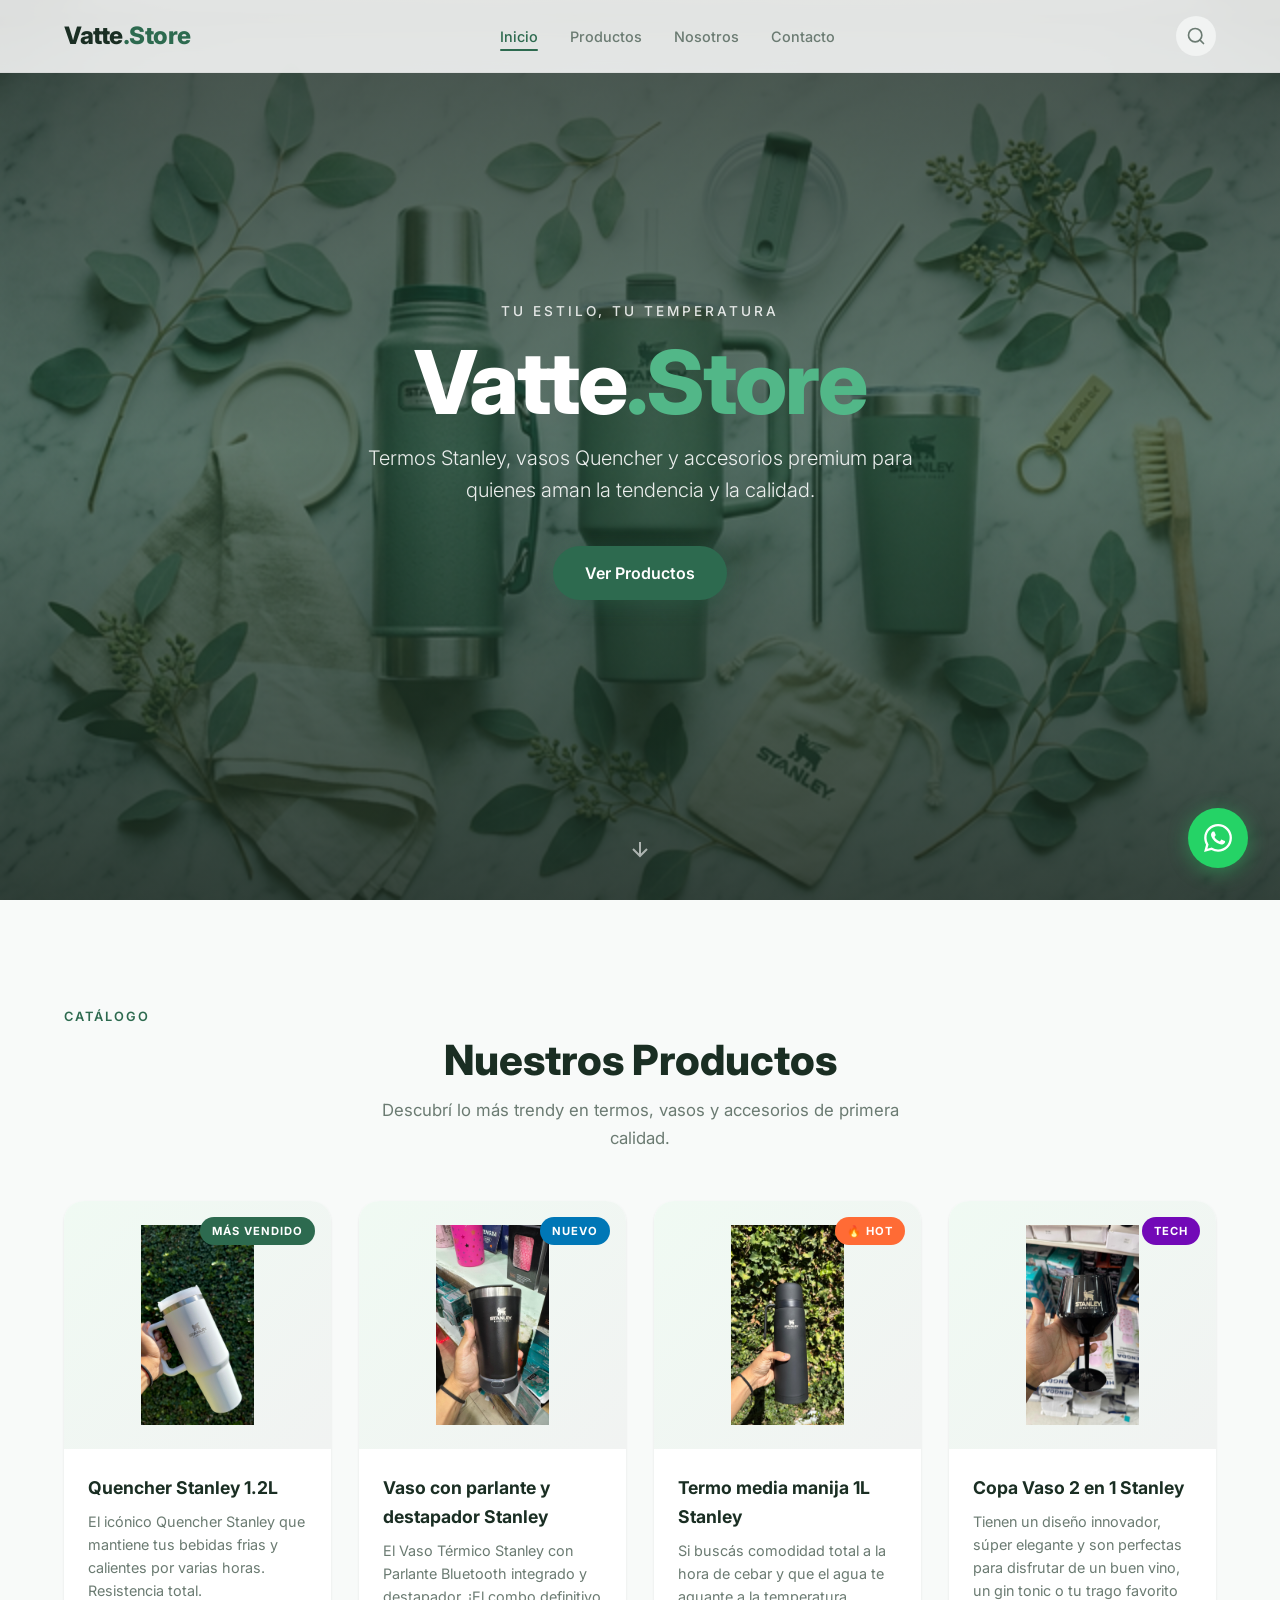
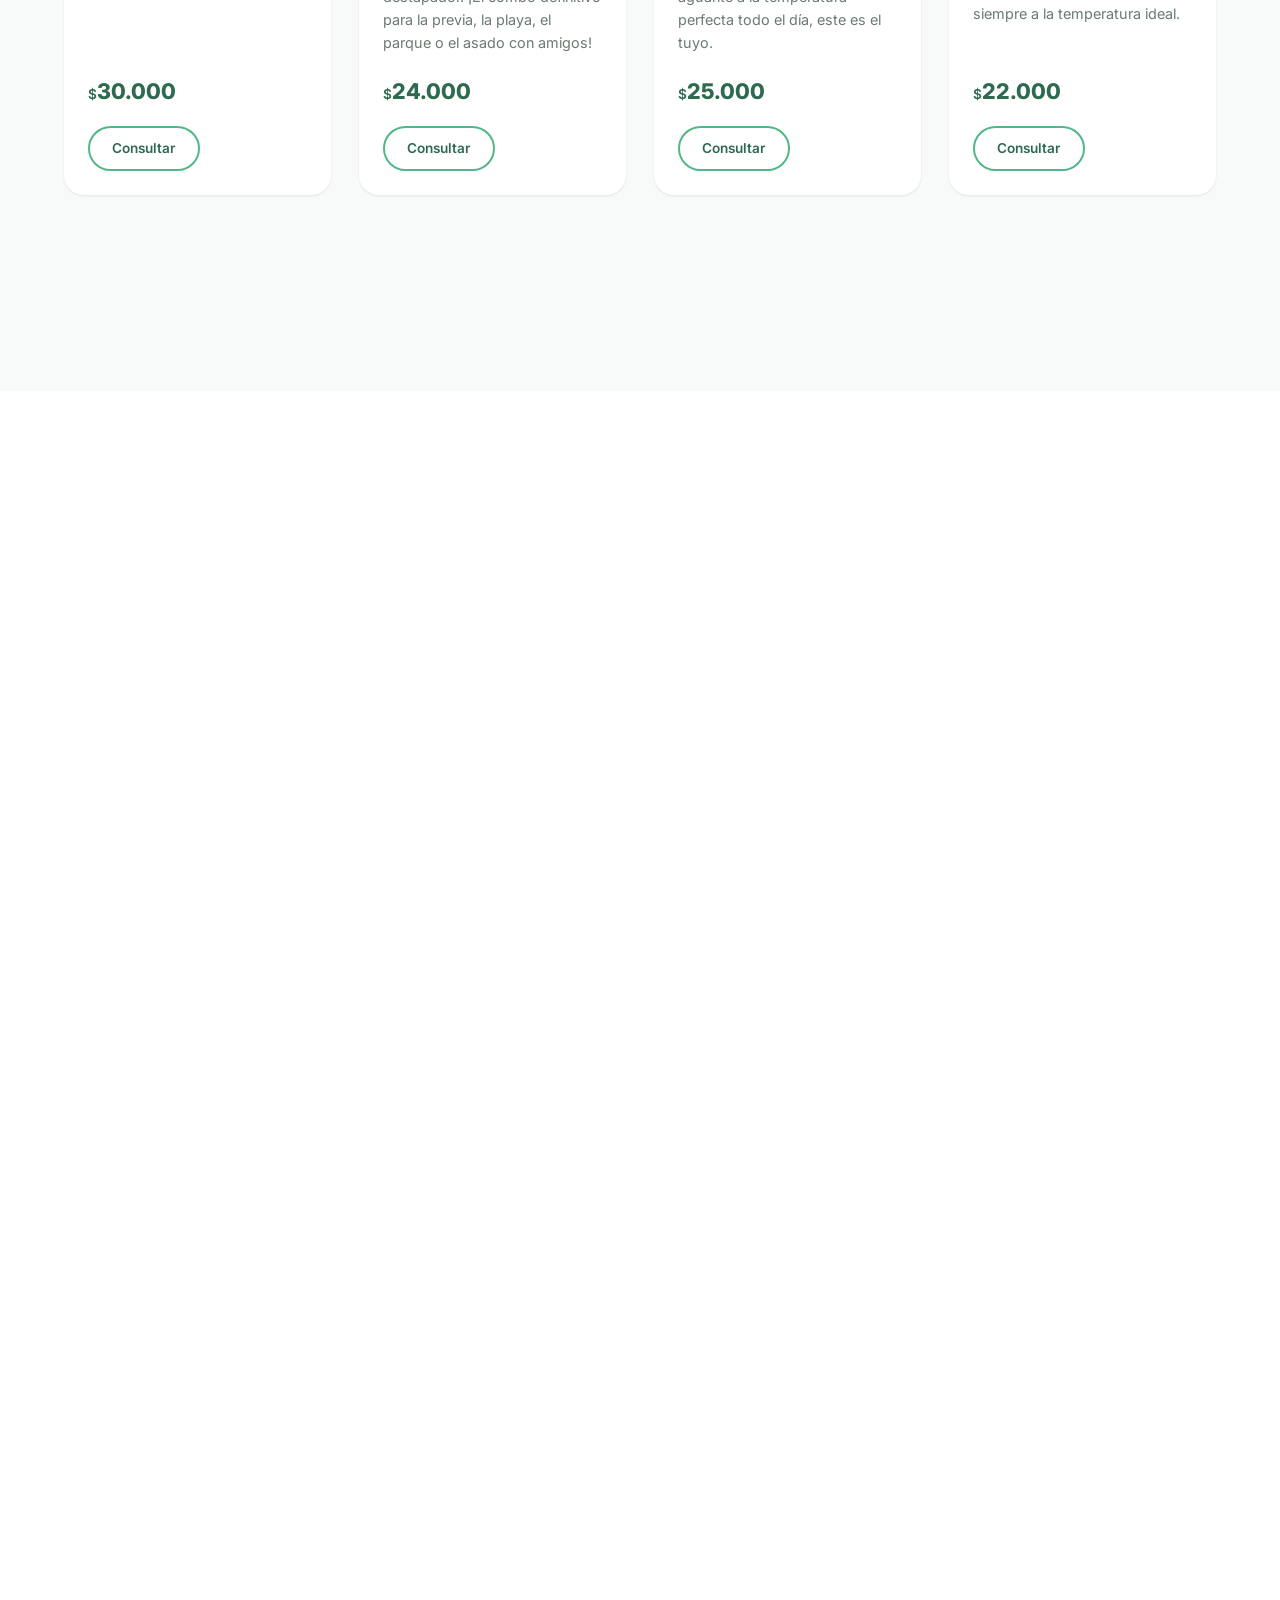
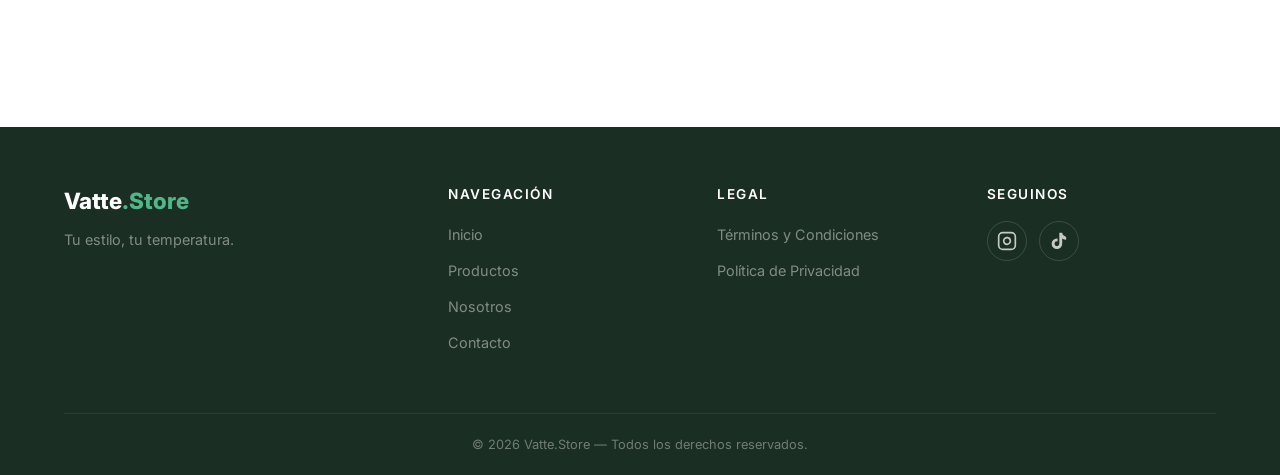
<file: index.html>
<!DOCTYPE html>
<html lang="es">

<head>
    <meta charset="UTF-8" />
    <meta name="viewport" content="width=device-width, initial-scale=1.0" />
    <title>Vatte.Store — Termos Stanley & Accesorios Premium</title>
    <meta name="description"
        content="Vatte.Store: tu tienda de termos Stanley, vasos Quencher, combos exclusivos y accesorios premium. Estilo, calidad y tendencia en un solo lugar." />
    <link rel="preconnect" href="https://fonts.googleapis.com" />
    <link rel="preconnect" href="https://fonts.gstatic.com" crossorigin />
    <link href="https://fonts.googleapis.com/css2?family=Inter:wght@300;400;500;600;700;800&display=swap"
        rel="stylesheet" />
    <link rel="stylesheet" href="styles.css" />
</head>

<body>
    <!-- ========== HEADER ========== -->
    <header class="header" id="header">
        <div class="container header__inner">
            <a href="#" class="header__logo">Vatte<span>.Store</span></a>

            <nav class="header__nav" id="nav">
                <ul class="header__links">
                    <li><a href="#inicio" class="header__link active">Inicio</a></li>
                    <li><a href="#productos" class="header__link">Productos</a></li>
                    <li><a href="#nosotros" class="header__link">Nosotros</a></li>
                    <li><a href="#contacto" class="header__link">Contacto</a></li>
                </ul>
            </nav>

            <div class="header__search" id="searchWrapper">
                <input type="text" class="header__search-input" id="searchInput" placeholder="Buscar productos..."
                    aria-label="Buscar productos" />
                <button class="header__search-btn" id="searchToggle" aria-label="Buscar">
                    <svg width="20" height="20" viewBox="0 0 24 24" fill="none" stroke="currentColor" stroke-width="2"
                        stroke-linecap="round" stroke-linejoin="round">
                        <circle cx="11" cy="11" r="8" />
                        <line x1="21" y1="21" x2="16.65" y2="16.65" />
                    </svg>
                </button>
            </div>

            <button class="header__burger" id="burger" aria-label="Abrir menú">
                <span></span><span></span><span></span>
            </button>
        </div>
    </header>

    <!-- ========== HERO ========== -->
    <section class="hero" id="inicio">
        <div class="hero__bg">
            <img src="images/hero-banner.png" alt="Banner Vatte.Store" />
        </div>
        <div class="hero__overlay"></div>
        <div class="container hero__content reveal">
            <p class="hero__tag">Tu estilo, tu temperatura</p>
            <h1 class="hero__title">Vatte<span>.Store</span></h1>
            <p class="hero__subtitle">Termos Stanley, vasos Quencher y accesorios premium para quienes aman la tendencia
                y la calidad.</p>
            <a href="#productos" class="btn btn--primary hero__cta">Ver Productos</a>
        </div>
        <div class="hero__scroll-indicator">
            <svg width="24" height="24" viewBox="0 0 24 24" fill="none" stroke="currentColor" stroke-width="2">
                <path d="M12 5v14M19 12l-7 7-7-7" />
            </svg>
        </div>
    </section>

    <!-- ========== PRODUCTOS ========== -->
    <section class="products" id="productos">
        <div class="container">
            <p class="section__tag reveal">Catálogo</p>
            <h2 class="section__title reveal">Nuestros Productos</h2>
            <p class="section__subtitle reveal">Descubrí lo más trendy en termos, vasos y accesorios de primera calidad.
            </p>

            <div class="products__grid">
                <!-- Card 1 -->
                <article class="product-card reveal" id="product-thermos"
                    data-search="Quencher Stanley 1.2L">
                    <div class="product-card__img-wrapper">
                        <img src="images/Quencher.jpeg" alt="Termo Stanley Clásico" loading="lazy" />
                        <span class="product-card__badge">Más Vendido</span>
                    </div>
                    <div class="product-card__body">
                        <h3 class="product-card__title">Quencher Stanley 1.2L</h3>
                        <p class="product-card__desc">El icónico Quencher Stanley que mantiene tus bebidas frias y calientes por varias horas. Resistencia total.</p>
                        <p class="product-card__price"><span class="product-card__price-currency">$</span>30.000</p>
                        <div class="product-card__footer">
                            <a href="https://wa.me/5491160320523?text=Hola!%20Quiero%20consultar%20por%20Vaso%20Quencher%201.2L%20Clásico"
                                class="btn btn--outline btn--sm" target="_blank" rel="noopener">Consultar</a>
                        </div>
                    </div>
                </article>

                <!-- Card 2 -->
                <article class="product-card reveal" id="product-quencher"
                    data-search="Vaso con parlante y destapador Stanley">
                    <div class="product-card__img-wrapper">
                        <img src="images/Vaso-parlante.jpeg" alt="Vaso con parlante y destapador Stanley" loading="lazy" />
                        <span class="product-card__badge badge--new">Nuevo</span>
                    </div>
                    <div class="product-card__body">
                        <h3 class="product-card__title">Vaso con parlante y destapador Stanley</h3>
                        <p class="product-card__desc">El Vaso Térmico Stanley con Parlante Bluetooth integrado y destapador.
                            ¡El combo definitivo para la previa, la playa, el parque o el asado con amigos!</p>
                        <p class="product-card__price"><span class="product-card__price-currency">$</span>24.000</p>
                        <div class="product-card__footer">
                            <a href="https://wa.me/5491160320523?text=Hola!%20Quiero%20consultar%20por%20vaso%20con%20parlante"
                                class="btn btn--outline btn--sm" target="_blank" rel="noopener">Consultar</a>
                        </div>
                    </div>
                </article>

                <!-- Card 3 -->
                <article class="product-card reveal" id="product-combo"
                    data-search="Termo media manija 1L Stanley">
                    <div class="product-card__img-wrapper">
                        <img src="images/Termo-media-manija.jpeg" alt="Termo media manija 1L Stanley" loading="lazy" />
                        <span class="product-card__badge badge--hot">🔥 Hot</span>
                    </div>
                    <div class="product-card__body">
                        <h3 class="product-card__title">Termo media manija 1L Stanley</h3>
                        <p class="product-card__desc">Si buscás comodidad total a la hora de cebar y que el agua te aguante
                            a la temperatura perfecta todo el día, este es el tuyo.</p>
                        <p class="product-card__price"><span class="product-card__price-currency">$</span>25.000</p>
                        <div class="product-card__footer">
                            <a href="https://wa.me/5491160320523?text=Hola!%20Quiero%20consultar%20por%20Termo%20Media%20Manija%20Stanley"
                                class="btn btn--outline btn--sm" target="_blank" rel="noopener">Consultar</a>
                        </div>
                    </div>
                </article>

                <!-- Card 4 -->
                <article class="product-card reveal" id="product-smart-mug"
                    data-search="Copa Vaso 2 en 1 Stanley">
                    <div class="product-card__img-wrapper">
                        <img src="images/Copa.jpeg" alt="Copa Vaso 2 en 1 Stanley" loading="lazy" />
                        <span class="product-card__badge badge--tech">Tech</span>
                    </div>
                    <div class="product-card__body">
                        <h3 class="product-card__title">Copa Vaso 2 en 1 Stanley</h3>
                        <p class="product-card__desc">Tienen un diseño innovador, súper elegante y son perfectas para disfrutar de un buen vino,
                            un gin tonic o tu trago favorito siempre a la temperatura ideal.</p>
                        <p class="product-card__price"><span class="product-card__price-currency">$</span>22.000</p>
                        <div class="product-card__footer">
                            <a href="https://wa.me/5491160320523?text=Hola!%20Quiero%20consultar%20por%20la%20copa%20vaso%202en1%20Stanley"
                                class="btn btn--outline btn--sm" target="_blank" rel="noopener">Consultar</a>
                        </div>
                    </div>
                </article>
            </div>

            <div class="products__cta-wrapper reveal">
                <a href="productos.html" class="btn btn--primary products__see-more">Ver más productos
                    <svg width="18" height="18" viewBox="0 0 24 24" fill="none" stroke="currentColor" stroke-width="2">
                        <path d="M5 12h14M12 5l7 7-7 7" />
                    </svg>
                </a>
            </div>
        </div>
    </section>

    <!-- ========== SOBRE NOSOTROS ========== -->
    <section class="about" id="nosotros">
        <div class="container about__inner">
            <div class="about__image reveal">
                <img src="images/about-us.png" alt="Sobre Vatte.Store" loading="lazy" />
                <div class="about__image-accent"></div>
            </div>
            <div class="about__text reveal">
                <p class="section__tag">Quiénes somos</p>
                <h2 class="section__title section__title--left">Somos Vatte.Store</h2>
                <p class="about__description">
                    Nacimos con una misión simple: acercar los mejores productos de tendencia a quienes valoran el
                    estilo y la calidad.
                </p>
                <ul class="about__features">
                    <li>
                        <div class="about__feature-icon">
                            <svg width="24" height="24" viewBox="0 0 24 24" fill="none" stroke="currentColor"
                                stroke-width="2">
                                <path d="M22 11.08V12a10 10 0 1 1-5.93-9.14" />
                                <polyline points="22 4 12 14.01 9 11.01" />
                            </svg>
                        </div>
                        <div>
                            <strong>Productos Varios</strong>
                            <span>De buena calidad y con un precio accesible.</span>
                        </div>
                    </li>
                    <li>
                        <div class="about__feature-icon">
                            <svg width="24" height="24" viewBox="0 0 24 24" fill="none" stroke="currentColor"
                                stroke-width="2">
                                <path d="M12 22s8-4 8-10V5l-8-3-8 3v7c0 6 8 10 8 10z" />
                            </svg>
                        </div>
                        <div>
                            <strong>Envíos a todo el pais</strong>
                            <span>Mediante correo Argentino.</span>
                        </div>
                    </li>
                    <li>
                        <div class="about__feature-icon">
                            <svg width="24" height="24" viewBox="0 0 24 24" fill="none" stroke="currentColor"
                                stroke-width="2">
                                <path
                                    d="M20.84 4.61a5.5 5.5 0 0 0-7.78 0L12 5.67l-1.06-1.06a5.5 5.5 0 0 0-7.78 7.78l1.06 1.06L12 21.23l7.78-7.78 1.06-1.06a5.5 5.5 0 0 0 0-7.78z" />
                            </svg>
                        </div>
                        <div>
                            <strong>Atención Personalizada</strong>
                            <span>Te asesoramos por WhatsApp en todo momento.</span>
                        </div>
                    </li>
                </ul>
            </div>
        </div>
    </section>


    <!-- ========== CONTACTO / CTA ========== -->
    <section class="contact" id="contacto">
        <div class="container contact__inner reveal">
            <div class="contact__text">
                <p class="section__tag">¿Listo para comprar?</p>
                <h2 class="section__title section__title--left">Contactanos por WhatsApp</h2>
                <p class="contact__desc">Escribinos y te asesoramos al instante. Consultas, pedidos y seguimiento, todo
                    desde tu celular.</p>
            </div>
            <a href="https://wa.me/5491160320523?text=Hola!%20Quiero%20consultar%20por%20productos%20de%20Vatte.Store"
                class="btn btn--whatsapp" target="_blank" rel="noopener" id="whatsappCta">
                <svg width="24" height="24" viewBox="0 0 24 24" fill="currentColor">
                    <path
                        d="M17.472 14.382c-.297-.149-1.758-.867-2.03-.967-.273-.099-.471-.148-.67.15-.197.297-.767.966-.94 1.164-.173.199-.347.223-.644.075-.297-.15-1.255-.463-2.39-1.475-.883-.788-1.48-1.761-1.653-2.059-.173-.297-.018-.458.13-.606.134-.133.298-.347.446-.52.149-.174.198-.298.298-.497.099-.198.05-.371-.025-.52-.075-.149-.669-1.612-.916-2.207-.242-.579-.487-.5-.669-.51-.173-.008-.371-.01-.57-.01-.198 0-.52.074-.792.372-.272.297-1.04 1.016-1.04 2.479 0 1.462 1.065 2.875 1.213 3.074.149.198 2.096 3.2 5.077 4.487.709.306 1.262.489 1.694.625.712.227 1.36.195 1.871.118.571-.085 1.758-.719 2.006-1.413.248-.694.248-1.289.173-1.413-.074-.124-.272-.198-.57-.347m-5.421 7.403h-.004a9.87 9.87 0 01-5.031-1.378l-.361-.214-3.741.982.998-3.648-.235-.374a9.86 9.86 0 01-1.51-5.26c.001-5.45 4.436-9.884 9.888-9.884 2.64 0 5.122 1.03 6.988 2.898a9.825 9.825 0 012.893 6.994c-.003 5.45-4.437 9.884-9.885 9.884m8.413-18.297A11.815 11.815 0 0012.05 0C5.495 0 .16 5.335.157 11.892c0 2.096.547 4.142 1.588 5.945L.057 24l6.305-1.654a11.882 11.882 0 005.683 1.448h.005c6.554 0 11.89-5.335 11.893-11.893a11.821 11.821 0 00-3.48-8.413z" />
                </svg>
                Abrir WhatsApp
            </a>
        </div>
    </section>

    <!-- ========== FOOTER ========== -->
    <footer class="footer">
        <div class="container footer__inner">
            <div class="footer__brand">
                <a href="#" class="footer__logo">Vatte<span>.Store</span></a>
                <p class="footer__tagline">Tu estilo, tu temperatura.</p>
            </div>

            <div class="footer__links">
                <h4>Navegación</h4>
                <ul>
                    <li><a href="#inicio">Inicio</a></li>
                    <li><a href="#productos">Productos</a></li>
                    <li><a href="#nosotros">Nosotros</a></li>
                    <li><a href="#contacto">Contacto</a></li>
                </ul>
            </div>

            <div class="footer__links">
                <h4>Legal</h4>
                <ul>
                    <li><a href="terminos.html">Términos y Condiciones</a></li>
                    <li><a href="privacidad.html">Política de Privacidad</a></li>
                </ul>
            </div>

            <div class="footer__social">
                <h4>Seguinos</h4>
                <div class="footer__social-icons">
                    <a href="https://www.instagram.com/vatte.store/" aria-label="Instagram" class="footer__social-link">
                        <svg width="20" height="20" viewBox="0 0 24 24" fill="none" stroke="currentColor"
                            stroke-width="2">
                            <rect x="2" y="2" width="20" height="20" rx="5" ry="5" />
                            <path d="M16 11.37A4 4 0 1 1 12.63 8 4 4 0 0 1 16 11.37z" />
                            <line x1="17.5" y1="6.5" x2="17.51" y2="6.5" />
                        </svg>
                    </a>
                    <a href="https://www.tiktok.com/@vatte.store?_r=1&_t=ZS-94GDP3QP43E" aria-label="TikTok"
                        class="footer__social-link">
                        <svg width="20" height="20" viewBox="0 0 24 24" fill="currentColor">
                            <path
                                d="M19.59 6.69a4.83 4.83 0 01-3.77-4.25V2h-3.45v13.67a2.89 2.89 0 01-2.88 2.5 2.89 2.89 0 01-2.89-2.89 2.89 2.89 0 012.89-2.89c.28 0 .54.04.79.1v-3.5a6.37 6.37 0 00-.79-.05A6.34 6.34 0 003.15 15.2a6.34 6.34 0 006.34 6.34 6.34 6.34 0 006.34-6.34V9.11a8.16 8.16 0 004.76 1.52v-3.4a4.85 4.85 0 01-1-.54z" />
                        </svg>
                    </a>
                </div>
            </div>
        </div>

        <div class="footer__bottom">
            <div class="container">
                <p>&copy; 2026 Vatte.Store — Todos los derechos reservados.</p>
            </div>
        </div>
    </footer>

    <!-- WhatsApp floating button -->
    <a href="https://wa.me/5491160320523?text=Hola!%20Quiero%20consultar%20por%20productos%20de%20Vatte.Store"
        class="whatsapp-float" target="_blank" rel="noopener" aria-label="Contactar por WhatsApp" id="whatsappFloat">
        <svg width="28" height="28" viewBox="0 0 24 24" fill="currentColor">
            <path
                d="M17.472 14.382c-.297-.149-1.758-.867-2.03-.967-.273-.099-.471-.148-.67.15-.197.297-.767.966-.94 1.164-.173.199-.347.223-.644.075-.297-.15-1.255-.463-2.39-1.475-.883-.788-1.48-1.761-1.653-2.059-.173-.297-.018-.458.13-.606.134-.133.298-.347.446-.52.149-.174.198-.298.298-.497.099-.198.05-.371-.025-.52-.075-.149-.669-1.612-.916-2.207-.242-.579-.487-.5-.669-.51-.173-.008-.371-.01-.57-.01-.198 0-.52.074-.792.372-.272.297-1.04 1.016-1.04 2.479 0 1.462 1.065 2.875 1.213 3.074.149.198 2.096 3.2 5.077 4.487.709.306 1.262.489 1.694.625.712.227 1.36.195 1.871.118.571-.085 1.758-.719 2.006-1.413.248-.694.248-1.289.173-1.413-.074-.124-.272-.198-.57-.347m-5.421 7.403h-.004a9.87 9.87 0 01-5.031-1.378l-.361-.214-3.741.982.998-3.648-.235-.374a9.86 9.86 0 01-1.51-5.26c.001-5.45 4.436-9.884 9.888-9.884 2.64 0 5.122 1.03 6.988 2.898a9.825 9.825 0 012.893 6.994c-.003 5.45-4.437 9.884-9.885 9.884m8.413-18.297A11.815 11.815 0 0012.05 0C5.495 0 .16 5.335.157 11.892c0 2.096.547 4.142 1.588 5.945L.057 24l6.305-1.654a11.882 11.882 0 005.683 1.448h.005c6.554 0 11.89-5.335 11.893-11.893a11.821 11.821 0 00-3.48-8.413z" />
        </svg>
    </a>

    <script src="script.js"></script>
</body>

</html>
</file>
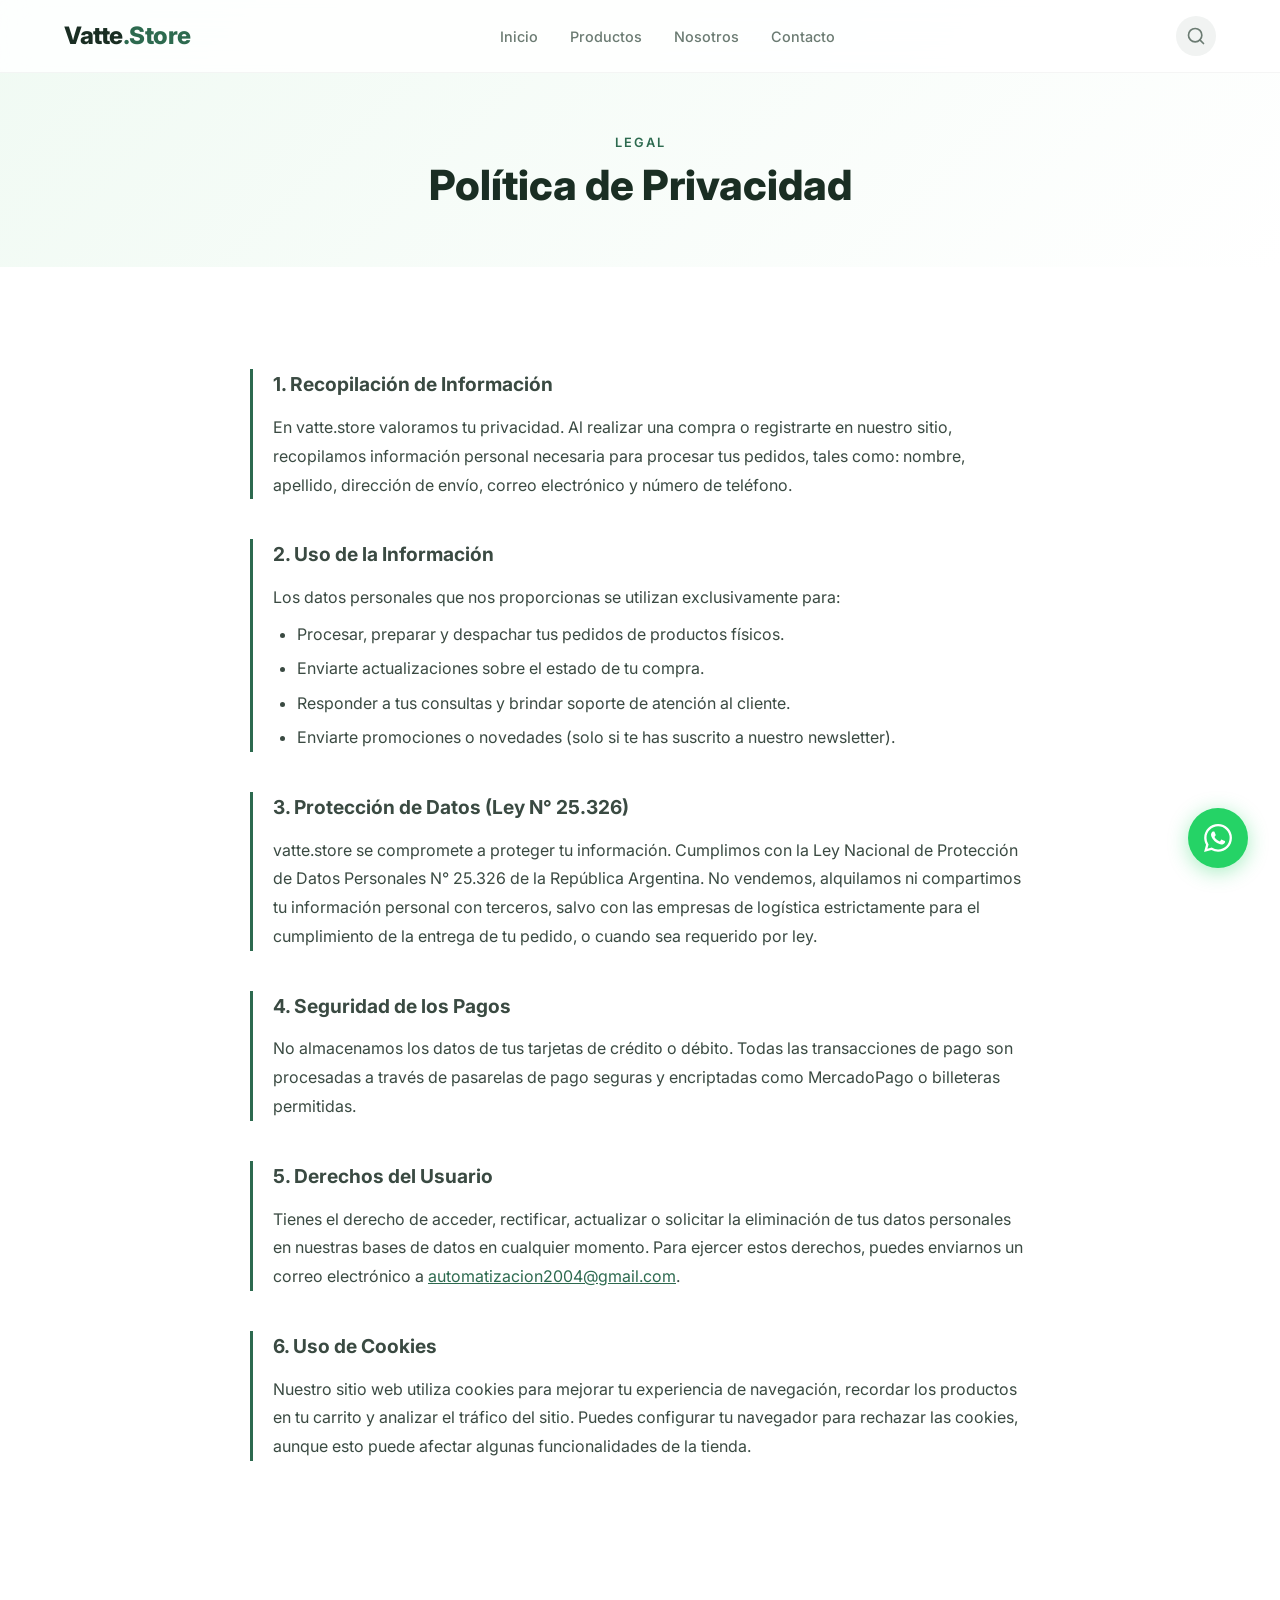
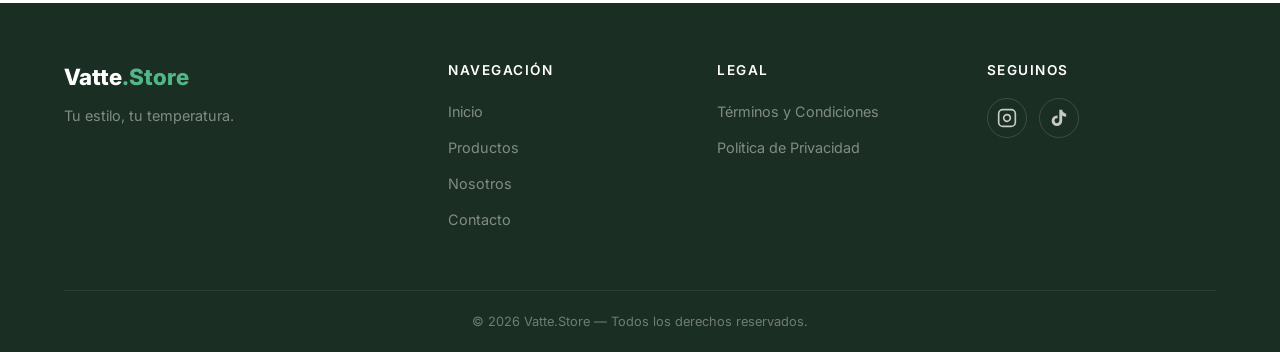
<file: privacidad.html>
<!DOCTYPE html>
<html lang="es">

<head>
    <meta charset="UTF-8" />
    <meta name="viewport" content="width=device-width, initial-scale=1.0" />
    <title>Política de Privacidad — Vatte.Store</title>
    <meta name="description"
        content="Política de privacidad de Vatte.Store. Conocé cómo recopilamos, usamos y protegemos tu información personal." />
    <link rel="preconnect" href="https://fonts.googleapis.com" />
    <link rel="preconnect" href="https://fonts.gstatic.com" crossorigin />
    <link href="https://fonts.googleapis.com/css2?family=Inter:wght@300;400;500;600;700;800&display=swap"
        rel="stylesheet" />
    <link rel="stylesheet" href="styles.css" />
</head>

<body>
    <!-- ========== HEADER ========== -->
    <header class="header" id="header">
        <div class="container header__inner">
            <a href="index.html" class="header__logo">Vatte<span>.Store</span></a>
            <nav class="header__nav" id="nav">
                <ul class="header__links">
                    <li><a href="index.html" class="header__link">Inicio</a></li>
                    <li><a href="productos.html" class="header__link">Productos</a></li>
                    <li><a href="index.html#nosotros" class="header__link">Nosotros</a></li>
                    <li><a href="index.html#contacto" class="header__link">Contacto</a></li>
                </ul>
            </nav>
            <div class="header__search" id="searchWrapper">
                <input type="text" class="header__search-input" id="searchInput" placeholder="Buscar productos..."
                    aria-label="Buscar productos" />
                <button class="header__search-btn" id="searchToggle" aria-label="Buscar">
                    <svg width="20" height="20" viewBox="0 0 24 24" fill="none" stroke="currentColor" stroke-width="2"
                        stroke-linecap="round" stroke-linejoin="round">
                        <circle cx="11" cy="11" r="8" />
                        <line x1="21" y1="21" x2="16.65" y2="16.65" />
                    </svg>
                </button>
            </div>
            <button class="header__burger" id="burger" aria-label="Abrir menú">
                <span></span><span></span><span></span>
            </button>
        </div>
    </header>

    <!-- ========== PAGE HERO ========== -->
    <section class="page-hero">
        <div class="container">
            <p class="section__tag">Legal</p>
            <h1 class="section__title">Política de Privacidad</h1>
        </div>
    </section>

    <!-- ========== CONTENIDO LEGAL ========== -->
    <section class="legal-content">
        <div class="container legal-content__inner">

            <div class="legal-block">
                <h2>1. Recopilación de Información</h2>
                <p>En vatte.store valoramos tu privacidad. Al realizar una compra o registrarte en nuestro sitio,
                    recopilamos información personal necesaria para procesar tus pedidos, tales como: nombre, apellido,
                    dirección de envío, correo electrónico y número de teléfono.</p>
            </div>

            <div class="legal-block">
                <h2>2. Uso de la Información</h2>
                <p>Los datos personales que nos proporcionas se utilizan exclusivamente para:</p>
                <ul>
                    <li>Procesar, preparar y despachar tus pedidos de productos físicos.</li>
                    <li>Enviarte actualizaciones sobre el estado de tu compra.</li>
                    <li>Responder a tus consultas y brindar soporte de atención al cliente.</li>
                    <li>Enviarte promociones o novedades (solo si te has suscrito a nuestro newsletter).</li>
                </ul>
            </div>

            <div class="legal-block">
                <h2>3. Protección de Datos (Ley N° 25.326)</h2>
                <p>vatte.store se compromete a proteger tu información. Cumplimos con la Ley Nacional de Protección de
                    Datos Personales N° 25.326 de la República Argentina. No vendemos, alquilamos ni compartimos tu
                    información personal con terceros, salvo con las empresas de logística estrictamente para el
                    cumplimiento de la entrega de tu pedido, o cuando sea requerido por ley.</p>
            </div>

            <div class="legal-block">
                <h2>4. Seguridad de los Pagos</h2>
                <p>No almacenamos los datos de tus tarjetas de crédito o débito. Todas las transacciones de pago son
                    procesadas a través de pasarelas de pago seguras y encriptadas como MercadoPago o billeteras
                    permitidas.</p>
            </div>

            <div class="legal-block">
                <h2>5. Derechos del Usuario</h2>
                <p>Tienes el derecho de acceder, rectificar, actualizar o solicitar la eliminación de tus datos
                    personales en nuestras bases de datos en cualquier momento. Para ejercer estos derechos, puedes
                    enviarnos un correo electrónico a <a
                        href="mailto:automatizacion2004@gmail.com">automatizacion2004@gmail.com</a>.</p>
            </div>

            <div class="legal-block">
                <h2>6. Uso de Cookies</h2>
                <p>Nuestro sitio web utiliza cookies para mejorar tu experiencia de navegación, recordar los productos
                    en tu carrito y analizar el tráfico del sitio. Puedes configurar tu navegador para rechazar las
                    cookies, aunque esto puede afectar algunas funcionalidades de la tienda.</p>
            </div>

        </div>
    </section>

    <!-- ========== FOOTER ========== -->
    <footer class="footer">
        <div class="container footer__inner">
            <div class="footer__brand">
                <a href="index.html" class="footer__logo">Vatte<span>.Store</span></a>
                <p class="footer__tagline">Tu estilo, tu temperatura.</p>
            </div>
            <div class="footer__links">
                <h4>Navegación</h4>
                <ul>
                    <li><a href="index.html">Inicio</a></li>
                    <li><a href="productos.html">Productos</a></li>
                    <li><a href="index.html#nosotros">Nosotros</a></li>
                    <li><a href="index.html#contacto">Contacto</a></li>
                </ul>
            </div>
            <div class="footer__links">
                <h4>Legal</h4>
                <ul>
                    <li><a href="terminos.html">Términos y Condiciones</a></li>
                    <li><a href="privacidad.html">Política de Privacidad</a></li>
                </ul>
            </div>
            <div class="footer__social">
                <h4>Seguinos</h4>
                <div class="footer__social-icons">
                    <a href="https://www.instagram.com/vatte.store/" aria-label="Instagram" class="footer__social-link">
                        <svg width="20" height="20" viewBox="0 0 24 24" fill="none" stroke="currentColor"
                            stroke-width="2">
                            <rect x="2" y="2" width="20" height="20" rx="5" ry="5" />
                            <path d="M16 11.37A4 4 0 1 1 12.63 8 4 4 0 0 1 16 11.37z" />
                            <line x1="17.5" y1="6.5" x2="17.51" y2="6.5" />
                        </svg>
                    </a>
                    <a href="#" aria-label="TikTok" class="footer__social-link">
                        <svg width="20" height="20" viewBox="0 0 24 24" fill="currentColor">
                            <path
                                d="M19.59 6.69a4.83 4.83 0 01-3.77-4.25V2h-3.45v13.67a2.89 2.89 0 01-2.88 2.5 2.89 2.89 0 01-2.89-2.89 2.89 2.89 0 012.89-2.89c.28 0 .54.04.79.1v-3.5a6.37 6.37 0 00-.79-.05A6.34 6.34 0 003.15 15.2a6.34 6.34 0 006.34 6.34 6.34 6.34 0 006.34-6.34V9.11a8.16 8.16 0 004.76 1.52v-3.4a4.85 4.85 0 01-1-.54z" />
                        </svg>
                    </a>
                </div>
            </div>
        </div>
        <div class="footer__bottom">
            <div class="container">
                <p>&copy; 2026 Vatte.Store — Todos los derechos reservados.</p>
            </div>
        </div>
    </footer>

    <!-- WhatsApp floating button -->
    <a href="https://wa.me/5491160320523?text=Hola!%20Quiero%20consultar%20por%20productos%20de%20Vatte.Store"
        class="whatsapp-float" target="_blank" rel="noopener" aria-label="Contactar por WhatsApp">
        <svg width="28" height="28" viewBox="0 0 24 24" fill="currentColor">
            <path
                d="M17.472 14.382c-.297-.149-1.758-.867-2.03-.967-.273-.099-.471-.148-.67.15-.197.297-.767.966-.94 1.164-.173.199-.347.223-.644.075-.297-.15-1.255-.463-2.39-1.475-.883-.788-1.48-1.761-1.653-2.059-.173-.297-.018-.458.13-.606.134-.133.298-.347.446-.52.149-.174.198-.298.298-.497.099-.198.05-.371-.025-.52-.075-.149-.669-1.612-.916-2.207-.242-.579-.487-.5-.669-.51-.173-.008-.371-.01-.57-.01-.198 0-.52.074-.792.372-.272.297-1.04 1.016-1.04 2.479 0 1.462 1.065 2.875 1.213 3.074.149.198 2.096 3.2 5.077 4.487.709.306 1.262.489 1.694.625.712.227 1.36.195 1.871.118.571-.085 1.758-.719 2.006-1.413.248-.694.248-1.289.173-1.413-.074-.124-.272-.198-.57-.347m-5.421 7.403h-.004a9.87 9.87 0 01-5.031-1.378l-.361-.214-3.741.982.998-3.648-.235-.374a9.86 9.86 0 01-1.51-5.26c.001-5.45 4.436-9.884 9.888-9.884 2.64 0 5.122 1.03 6.988 2.898a9.825 9.825 0 012.893 6.994c-.003 5.45-4.437 9.884-9.885 9.884m8.413-18.297A11.815 11.815 0 0012.05 0C5.495 0 .16 5.335.157 11.892c0 2.096.547 4.142 1.588 5.945L.057 24l6.305-1.654a11.882 11.882 0 005.683 1.448h.005c6.554 0 11.89-5.335 11.893-11.893a11.821 11.821 0 00-3.48-8.413z" />
        </svg>
    </a>

    <script src="script.js"></script>
</body>

</html>
</file>
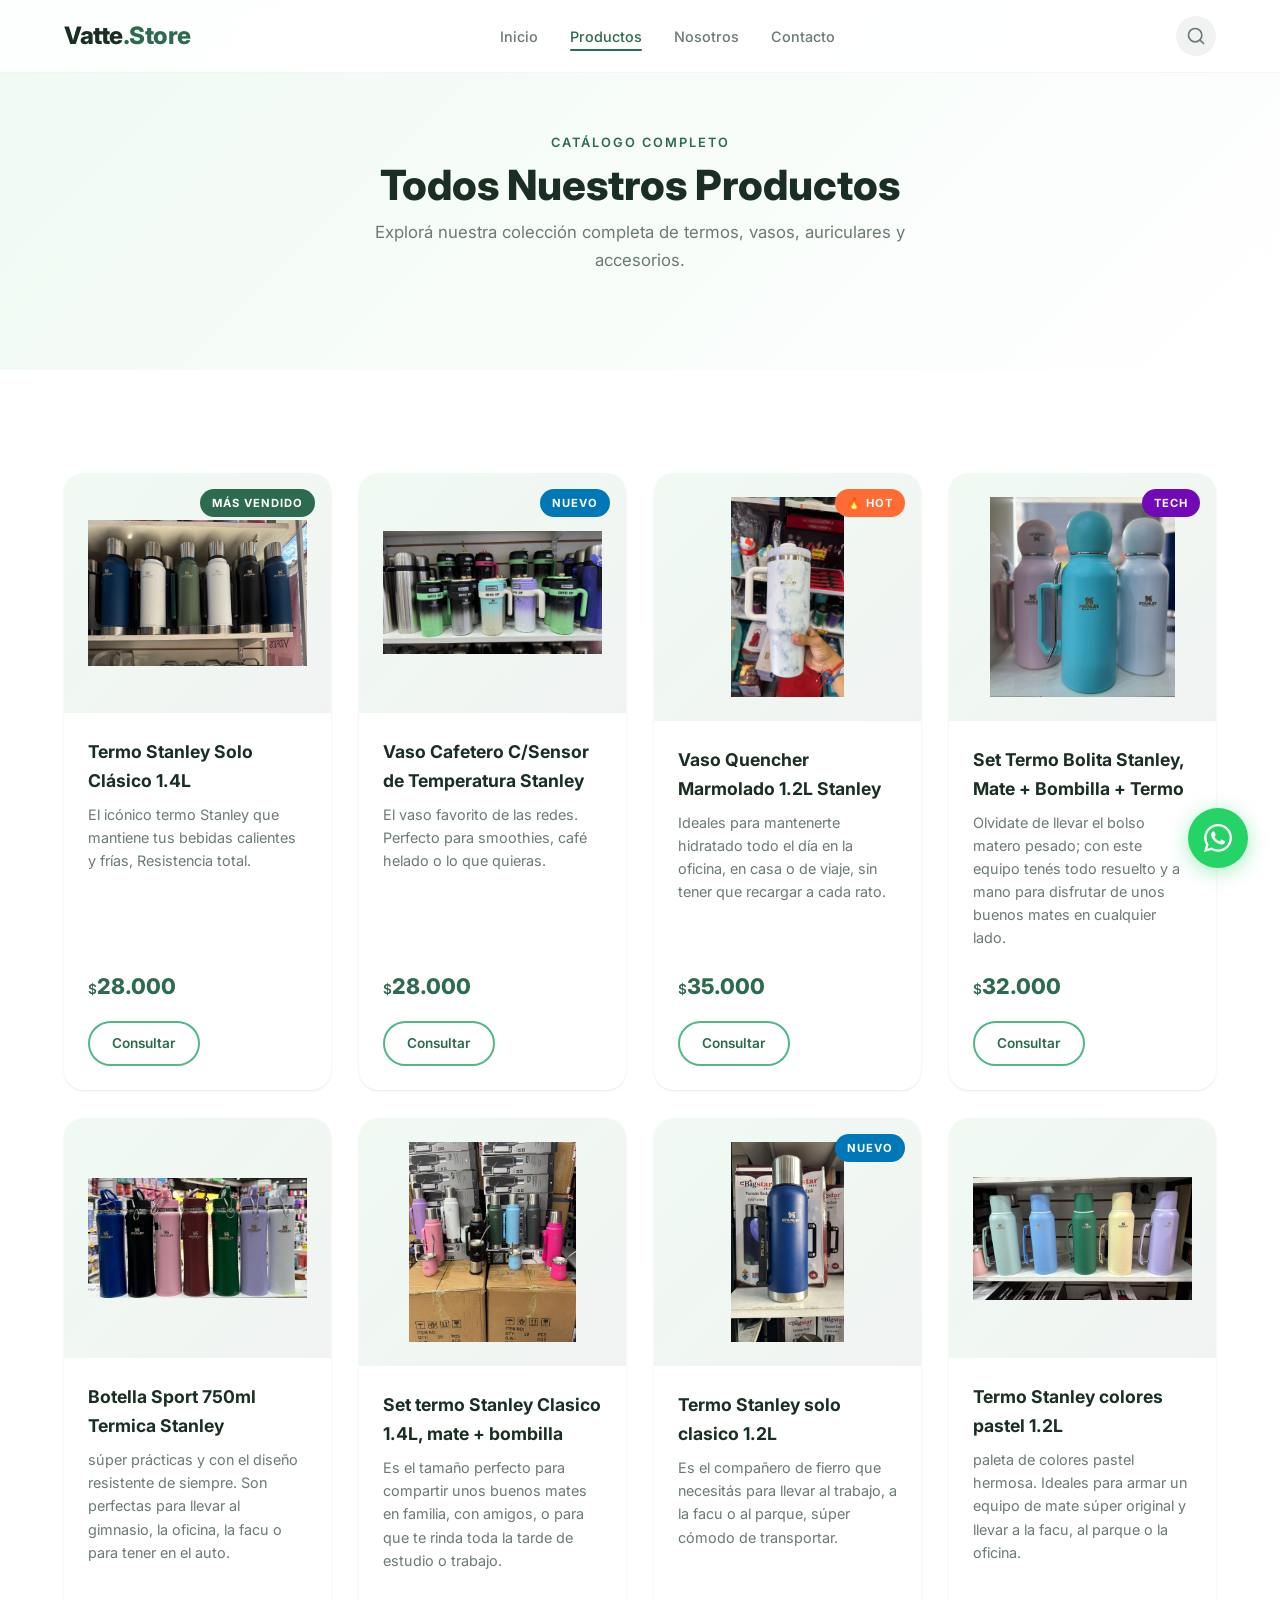
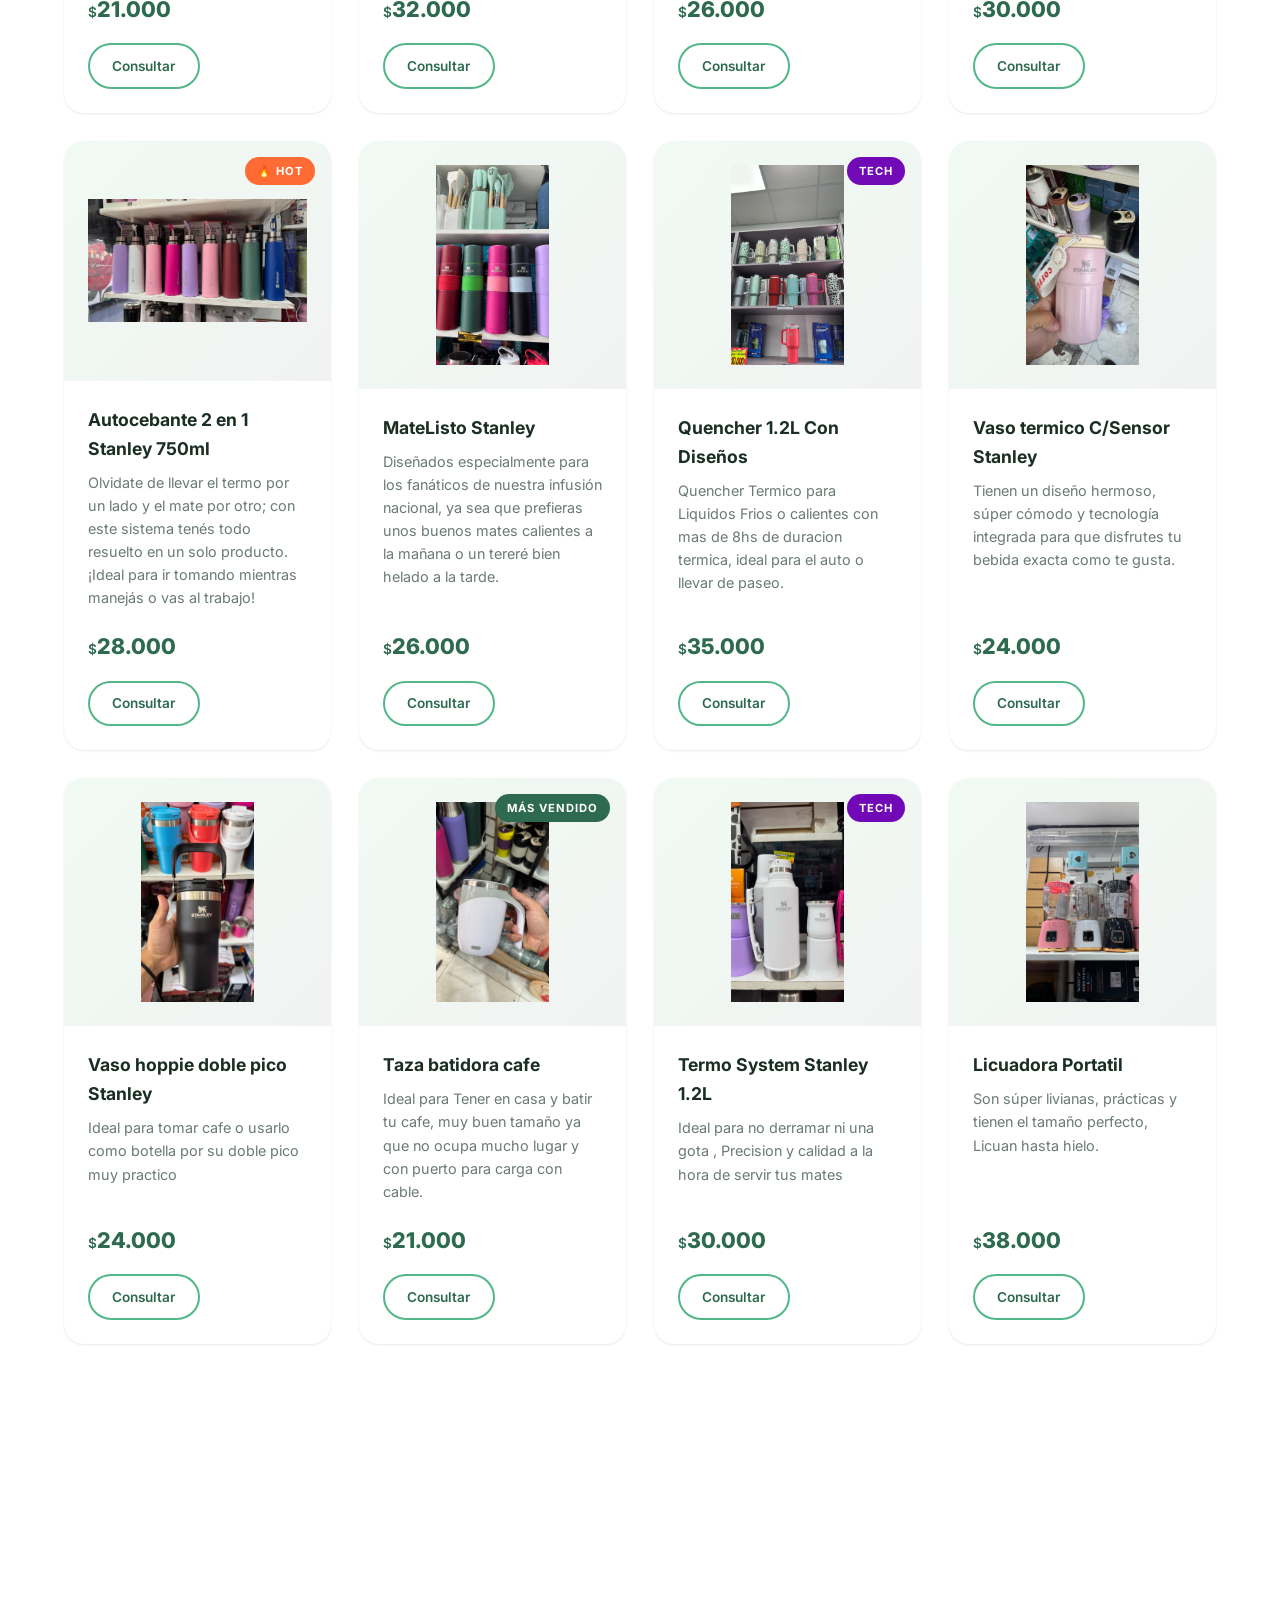
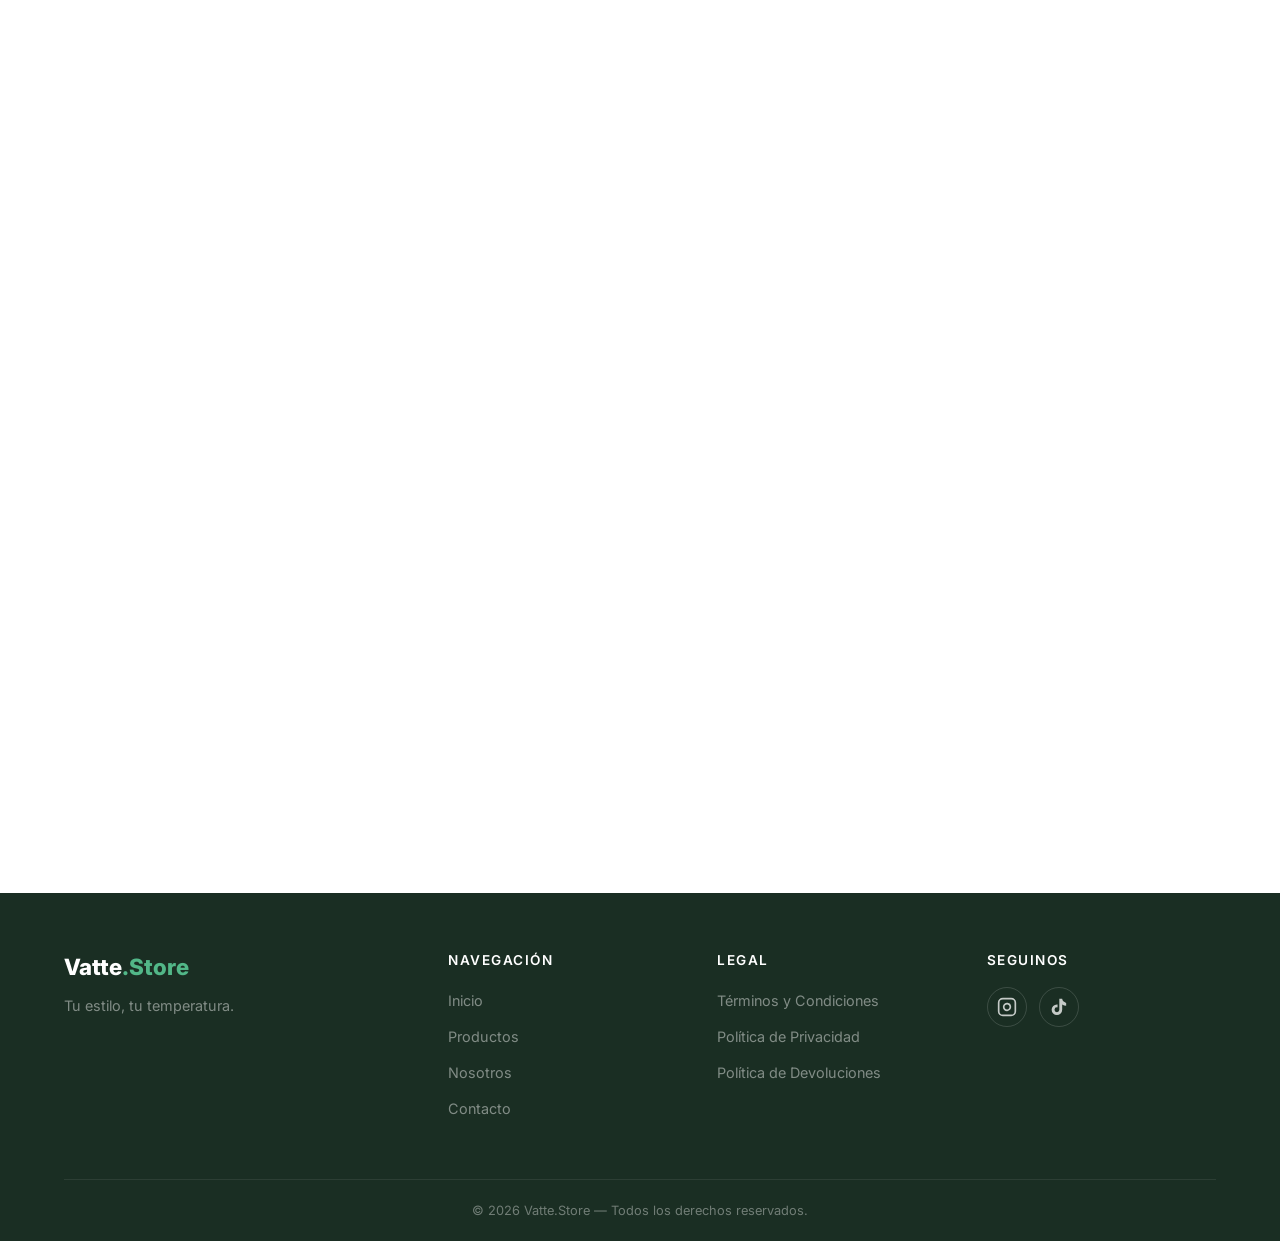
<file: productos.html>
<!DOCTYPE html>
<html lang="es">

<head>
    <meta charset="UTF-8" />
    <meta name="viewport" content="width=device-width, initial-scale=1.0" />
    <title>Productos — Vatte.Store</title>
    <meta name="description"
        content="Catálogo completo de Vatte.Store: termos Stanley, vasos Quencher, combos, auriculares, vasos cerveceros y más. Encontrá tu producto ideal." />
    <link rel="preconnect" href="https://fonts.googleapis.com" />
    <link rel="preconnect" href="https://fonts.gstatic.com" crossorigin />
    <link href="https://fonts.googleapis.com/css2?family=Inter:wght@300;400;500;600;700;800&display=swap"
        rel="stylesheet" />
    <link rel="stylesheet" href="styles.css" />
</head>

<body>
    <!-- ========== HEADER ========== -->
    <header class="header" id="header">
        <div class="container header__inner">
            <a href="index.html" class="header__logo">Vatte<span>.Store</span></a>

            <nav class="header__nav" id="nav">
                <ul class="header__links">
                    <li><a href="index.html" class="header__link">Inicio</a></li>
                    <li><a href="productos.html" class="header__link active">Productos</a></li>
                    <li><a href="index.html#nosotros" class="header__link">Nosotros</a></li>
                    <li><a href="index.html#contacto" class="header__link">Contacto</a></li>
                </ul>
            </nav>

            <div class="header__search" id="searchWrapper">
                <input type="text" class="header__search-input" id="searchInput" placeholder="Buscar productos..."
                    aria-label="Buscar productos" />
                <button class="header__search-btn" id="searchToggle" aria-label="Buscar">
                    <svg width="20" height="20" viewBox="0 0 24 24" fill="none" stroke="currentColor" stroke-width="2"
                        stroke-linecap="round" stroke-linejoin="round">
                        <circle cx="11" cy="11" r="8" />
                        <line x1="21" y1="21" x2="16.65" y2="16.65" />
                    </svg>
                </button>
            </div>

            <button class="header__burger" id="burger" aria-label="Abrir menú">
                <span></span><span></span><span></span>
            </button>
        </div>
    </header>

    <!-- ========== PAGE HERO ========== -->
    <section class="page-hero">
        <div class="container">
            <p class="section__tag">Catálogo completo</p>
            <h1 class="section__title">Todos Nuestros Productos</h1>
            <p class="section__subtitle">Explorá nuestra colección completa de termos, vasos, auriculares y accesorios.
            </p>
        </div>
    </section>

    <!-- ========== CATÁLOGO ========== -->
    <section class="catalog" id="catalogo">
        <div class="container">
            <!-- Search results message -->
            <p class="search-results-msg" id="searchResultsMsg" style="display:none;"></p>

            <div class="catalog__grid" id="catalogGrid">
                <!-- 1 -->
                <article class="product-card reveal catalog-card"
                    data-search="Termo Stanley Solo Clásico 1.4L">
                    <div class="product-card__img-wrapper">
                        <img src="images/Termo-Stanley-Solo.jpeg" alt="Termo Stanley Clásico" loading="lazy" />
                        <span class="product-card__badge">Más Vendido</span>
                    </div>
                    <div class="product-card__body">
                        <h3 class="product-card__title">Termo Stanley Solo Clásico 1.4L</h3>
                        <p class="product-card__desc">El icónico termo Stanley que mantiene tus bebidas calientes y
                        frías, Resistencia total.</p>
                        <p class="product-card__price"><span class="product-card__price-currency">$</span>28.000</p>
                        <div class="product-card__footer">
                            <a href="https://wa.me/5491160320523?text=Hola!%20Quiero%20consultar%20por%20el%20Termo%20Stanley%20Clásico"
                                class="btn btn--outline btn--sm" target="_blank" rel="noopener">Consultar</a>
                        </div>
                    </div>
                </article>
                <!-- 2 -->
                <article class="product-card reveal catalog-card"
                    data-search="Vaso Cafetero C/Sensor de Temperatura Stanley">
                    <div class="product-card__img-wrapper">
                        <img src="images/vaso_cafetero.jpeg" alt="Vaso cafetero stanley" loading="lazy" />
                        <span class="product-card__badge badge--new">Nuevo</span>
                    </div>
                    <div class="product-card__body">
                        <h3 class="product-card__title">Vaso Cafetero C/Sensor de Temperatura Stanley</h3>
                        <p class="product-card__desc">El vaso favorito de las redes. Perfecto para smoothies, café
                            helado o lo que quieras.</p>
                        <p class="product-card__price"><span class="product-card__price-currency">$</span>28.000</p>
                        <div class="product-card__footer">
                            <a href="https://wa.me/5491160320523?text=Hola!%20Quiero%20consultar%20por%20el%20Vaso%20Cafetero%20Con%20Sensor"
                                class="btn btn--outline btn--sm" target="_blank" rel="noopener">Consultar</a>
                        </div>
                    </div>
                </article>
                <!-- 3 -->
                <article class="product-card reveal catalog-card"
                    data-search="Vaso Quencher Marmolado 1.2L Stanley">
                    <div class="product-card__img-wrapper">
                        <img src="images/Marmolado.jpeg" alt="Quencher Marmolado" loading="lazy" />
                        <span class="product-card__badge badge--hot">🔥 Hot</span>
                    </div>
                    <div class="product-card__body">
                        <h3 class="product-card__title">Vaso Quencher Marmolado 1.2L Stanley</h3>
                        <p class="product-card__desc">Ideales para mantenerte hidratado todo el día en la oficina,
                             en casa o de viaje, sin tener que recargar a cada rato.</p>
                        <p class="product-card__price"><span class="product-card__price-currency">$</span>35.000</p>
                        <div class="product-card__footer">
                            <a href="https://wa.me/5491160320523?text=Hola!%20Quiero%20consultar%20por%20el%20vaso%20quencher%20marmolado"
                                class="btn btn--outline btn--sm" target="_blank" rel="noopener">Consultar</a>
                        </div>
                    </div>
                </article>
                <!-- 4 -->
                <article class="product-card reveal catalog-card"
                    data-search="Set Termo Bolita Stanley, Mate + Bombilla + Termo">
                    <div class="product-card__img-wrapper">
                        <img src="images/Temo-bolita2.jpeg" alt="Termo Bolita" loading="lazy" />
                        <span class="product-card__badge badge--tech">Tech</span>
                    </div>
                    <div class="product-card__body">
                        <h3 class="product-card__title">Set Termo Bolita Stanley, Mate + Bombilla + Termo</h3>
                        <p class="product-card__desc">Olvidate de llevar el bolso matero pesado; con este equipo tenés todo resuelto y
                            a mano para disfrutar de unos buenos mates en cualquier lado.</p>
                        <p class="product-card__price"><span class="product-card__price-currency">$</span>32.000</p>
                        <div class="product-card__footer">
                            <a href="https://wa.me/5491160320523?text=Hola!%20Quiero%20consultar%20por%20el%20Set%20termo%20bolita%20Stanley"
                                class="btn btn--outline btn--sm" target="_blank" rel="noopener">Consultar</a>
                        </div>
                    </div>
                </article>
                <!-- 5 -->
                <article class="product-card reveal catalog-card" data-search="Botella Sport 750ml Termica Stanley">
                    <div class="product-card__img-wrapper">
                        <img src="images/Botella-termica-750.jpeg" alt="Botella termica 750ml" loading="lazy" />
                    </div>
                    <div class="product-card__body">
                        <h3 class="product-card__title">Botella Sport 750ml Termica Stanley</h3>
                        <p class="product-card__desc">súper prácticas y con el diseño resistente de siempre.
                            Son perfectas para llevar al gimnasio, la oficina, la facu o para tener en el auto.</p>
                        <p class="product-card__price"><span class="product-card__price-currency">$</span>21.000</p>
                        <div class="product-card__footer">
                            <a href="https://wa.me/5491160320523?text=Hola!%20Quiero%20consultar%20por%20Botella%20Sport%20750ml%20Stanley"
                                class="btn btn--outline btn--sm" target="_blank" rel="noopener">Consultar</a>
                        </div>
                    </div>
                </article>
                <!-- 6 -->
                <article class="product-card reveal catalog-card" data-search="Set termo Stanley Clasico 1.4L, mate + bombilla">
                    <div class="product-card__img-wrapper">
                        <img src="images/Set-termo1.4L.jpeg" alt="Set termo 1.4L" loading="lazy" />
                    </div>
                    <div class="product-card__body">
                        <h3 class="product-card__title">Set termo Stanley Clasico 1.4L, mate + bombilla</h3>
                        <p class="product-card__desc">Es el tamaño perfecto para compartir unos buenos mates en familia,
                             con amigos, o para que te rinda toda la tarde de estudio o trabajo.
                        </p>
                        <p class="product-card__price"><span class="product-card__price-currency">$</span>32.000</p>
                        <div class="product-card__footer">
                            <a href="https://wa.me/5491160320523?text=Hola!%20Quiero%20consultar%20por%20Set%20Termo%20Stanley%201.4L"
                                class="btn btn--outline btn--sm" target="_blank" rel="noopener">Consultar</a>
                        </div>
                    </div>
                </article>
                <!-- 7 -->
                <article class="product-card reveal catalog-card" data-search="Termo Stanley solo clasico 1.2L">
                    <div class="product-card__img-wrapper">
                        <img src="images/Termo-1.2L.jpeg" alt="Termo Stanley solo clasico 1.2L" loading="lazy" />
                        <span class="product-card__badge badge--new">Nuevo</span>
                    </div>
                    <div class="product-card__body">
                        <h3 class="product-card__title">Termo Stanley solo clasico 1.2L</h3>
                        <p class="product-card__desc">Es el compañero de fierro que necesitás para llevar al trabajo, 
                            a la facu o al parque, súper cómodo de transportar.</p>
                        <p class="product-card__price"><span class="product-card__price-currency">$</span>26.000</p>
                        <div class="product-card__footer">
                            <a href="https://wa.me/5491160320523?text=Hola!%20Quiero%20consultar%20por%20Termo%20Stanley%1.2L"
                                class="btn btn--outline btn--sm" target="_blank" rel="noopener">Consultar</a>
                        </div>
                    </div>
                </article>
                <!-- 8 -->
                <article class="product-card reveal catalog-card" data-search="Termo Stanley colores pastel 1.2L">
                    <div class="product-card__img-wrapper">
                        <img src="images/1.2L_Pastel.jpeg" alt="Termo Stanley colores pastel 1.2L" loading="lazy" />
                    </div>
                    <div class="product-card__body">
                        <h3 class="product-card__title">Termo Stanley colores pastel 1.2L</h3>
                        <p class="product-card__desc">paleta de colores pastel hermosa. Ideales para armar un equipo de mate súper
                            original y llevar a la facu, al parque o la oficina.
                        </p>
                        <p class="product-card__price"><span class="product-card__price-currency">$</span>30.000</p>
                        <div class="product-card__footer">
                            <a href="https://wa.me/5491160320523?text=Hola!%20Quiero%20consultar%20por%20Termos%20colores%20Pastel"
                                class="btn btn--outline btn--sm" target="_blank" rel="noopener">Consultar</a>
                        </div>
                    </div>
                </article>
                <!-- 9 -->
                <article class="product-card reveal catalog-card"
                    data-search="Autocebante 2 en 1 Stanley 750ml">
                    <div class="product-card__img-wrapper">
                        <img src="images/autocebante_nuevo.jpeg" alt="Autocebante 2 en 1 Stanley 750ml" loading="lazy" />
                        <span class="product-card__badge badge--hot">🔥 Hot</span>
                    </div>
                    <div class="product-card__body">
                        <h3 class="product-card__title">Autocebante 2 en 1 Stanley 750ml</h3>
                        <p class="product-card__desc">Olvidate de llevar el termo por un lado y el mate por otro; con este sistema tenés todo resuelto
                            en un solo producto. ¡Ideal para ir tomando mientras manejás o vas al trabajo!</p>
                        <p class="product-card__price"><span class="product-card__price-currency">$</span>28.000</p>
                        <div class="product-card__footer">
                            <a href="https://wa.me/5491160320523?text=Hola!%20Quiero%20consultar%20por%20Autocebante%202en1%20Stanley"
                                class="btn btn--outline btn--sm" target="_blank" rel="noopener">Consultar</a>
                        </div>
                    </div>
                </article>
                <!-- 10 -->
                <article class="product-card reveal catalog-card"
                    data-search="MateListo Stanley">
                    <div class="product-card__img-wrapper">
                        <img src="images/MateListo.jpeg" alt="MateListo Stanley" loading="lazy" />
                    </div>
                    <div class="product-card__body">
                        <h3 class="product-card__title">MateListo Stanley</h3>
                        <p class="product-card__desc">Diseñados especialmente para los fanáticos de nuestra infusión nacional,
                            ya sea que prefieras unos buenos mates calientes a la mañana o un tereré bien helado a la tarde.
                        </p>
                        <p class="product-card__price"><span class="product-card__price-currency">$</span>26.000</p>
                        <div class="product-card__footer">
                            <a href="https://wa.me/5491160320523?text=Hola!%20Quiero%20consultar%20por%20MateListo%20Stanley"
                                class="btn btn--outline btn--sm" target="_blank" rel="noopener">Consultar</a>
                        </div>
                    </div>
                </article>
                <!-- 11 -->
                <article class="product-card reveal catalog-card"
                    data-search="Quencher 1.2L Con Diseños">
                    <div class="product-card__img-wrapper">
                        <img src="images/Quencher_Diseño.jpeg" alt="Quencher 1.2L Con Diseños" loading="lazy" />
                        <span class="product-card__badge badge--tech">Tech</span>
                    </div>
                    <div class="product-card__body">
                        <h3 class="product-card__title">Quencher 1.2L Con Diseños</h3>
                        <p class="product-card__desc">Quencher Termico para Liquidos Frios o calientes con mas de 8hs de duracion termica,
                            ideal para el auto o llevar de paseo. 
                        </p>
                        <p class="product-card__price"><span class="product-card__price-currency">$</span>35.000</p>
                        <div class="product-card__footer">
                            <a href="https://wa.me/5491160320523?text=Hola!%20Quiero%20consultar%20por%20Jarra%201.5L%20Stanley"
                                class="btn btn--outline btn--sm" target="_blank" rel="noopener">Consultar</a>
                        </div>
                    </div>
                </article>
                <!-- 12 -->
                <article class="product-card reveal catalog-card"
                    data-search="Vaso termico C/Sensor Stanley">
                    <div class="product-card__img-wrapper">
                        <img src="images/Vaso-termico.jpeg" alt="Vaso termico C/Sensor Stanley" loading="lazy" />
                    </div>
                    <div class="product-card__body">
                        <h3 class="product-card__title">Vaso termico C/Sensor Stanley</h3>
                        <p class="product-card__desc">Tienen un diseño hermoso, súper cómodo y tecnología integrada
                            para que disfrutes tu bebida exacta como te gusta.</p>
                        <p class="product-card__price"><span class="product-card__price-currency">$</span>24.000</p>
                        <div class="product-card__footer">
                            <a href="https://wa.me/5491160320523?text=Hola!%20Quiero%20consultar%20por%20Vasos%20termico%20c/Sensor"
                                class="btn btn--outline btn--sm" target="_blank" rel="noopener">Consultar</a>
                        </div>
                    </div>
                </article>
                <!-- 13 -->
                <article class="product-card reveal catalog-card"
                    data-search="Vaso hoppie doble pico Stanley">
                    <div class="product-card__img-wrapper">
                        <img src="images/Hoppie.jpeg" alt="Vaso hoppie doble pico Stanley" loading="lazy" />
                    </div>
                    <div class="product-card__body">
                        <h3 class="product-card__title">Vaso hoppie doble pico Stanley</h3>
                        <p class="product-card__desc">Ideal para tomar cafe o usarlo como botella por su doble pico muy practico</p>
                        <p class="product-card__price"><span class="product-card__price-currency">$</span>24.000</p>
                        <div class="product-card__footer">
                            <a href="https://wa.me/5491160320523?text=Hola!%20Quiero%20consultar%20por%20Vaso%20Hoppie%20DoblePico"
                                class="btn btn--outline btn--sm" target="_blank" rel="noopener">Consultar</a>
                        </div>
                    </div>
                </article>
                <!-- 14 -->
                <article class="product-card reveal catalog-card" data-search="Taza batidora cafe">
                    <div class="product-card__img-wrapper">
                        <img src="images/taza.jpeg" alt="Taza batidora cafe" loading="lazy" />
                        <span class="product-card__badge">Más Vendido</span>
                    </div>
                    <div class="product-card__body">
                        <h3 class="product-card__title">Taza batidora cafe</h3>
                        <p class="product-card__desc">Ideal para Tener en casa y batir tu cafe, muy buen tamaño ya que no ocupa
                            mucho lugar y con puerto para carga con cable.
                        </p>
                        <p class="product-card__price"><span class="product-card__price-currency">$</span>21.000</p>
                        <div class="product-card__footer">
                            <a href="https://wa.me/5491160320523?text=Hola!%20Quiero%20consultar%20por%20Botella%20Termica%20680ml"
                                class="btn btn--outline btn--sm" target="_blank" rel="noopener">Consultar</a>
                        </div>
                    </div>
                </article>
                <!-- 15 -->
                <article class="product-card reveal catalog-card"
                    data-search="Termo System Stanley 1.2L">
                    <div class="product-card__img-wrapper">
                        <img src="images/System.jpeg" alt="Termo System Stanley 1.2L" loading="lazy" />
                        <span class="product-card__badge badge--tech">Tech</span>
                    </div>
                    <div class="product-card__body">
                        <h3 class="product-card__title">Termo System Stanley 1.2L</h3>
                        <p class="product-card__desc">Ideal para no derramar ni una gota , Precision y calidad a la hora de servir tus mates</p>
                        <p class="product-card__price"><span class="product-card__price-currency">$</span>30.000</p>
                        <div class="product-card__footer">
                            <a href="https://wa.me/5491160320523?text=Hola!%20Quiero%20consultar%20por%20Termo%20System%20Stanley"
                                class="btn btn--outline btn--sm" target="_blank" rel="noopener">Consultar</a>
                        </div>
                    </div>
                </article>
                <!-- 16 -->
                <article class="product-card reveal catalog-card" data-search="Licuadora">
                    <div class="product-card__img-wrapper">
                        <img src="images/licuadora.jpeg" alt="Licuadora" loading="lazy" />
                    </div>
                    <div class="product-card__body">
                        <h3 class="product-card__title">Licuadora Portatil</h3>
                        <p class="product-card__desc">Son súper livianas, prácticas y tienen el tamaño perfecto, Licuan hasta hielo.
                        </p>
                        <p class="product-card__price"><span class="product-card__price-currency">$</span>38.000</p>
                        <div class="product-card__footer">
                            <a href="https://wa.me/5491160320523?text=Hola!%20Quiero%20consultar%20por%20Licuadora"
                                class="btn btn--outline btn--sm" target="_blank" rel="noopener">Consultar</a>
                        </div>
                    </div>
                </article>
                <!-- 17 -->
                <article class="product-card reveal catalog-card" data-search="Vaso Cervecero Stanley">
                    <div class="product-card__img-wrapper">
                        <img src="images/Cervecero.jpeg" alt="Vaso Cervecero Stanley" loading="lazy" />
                        <span class="product-card__badge badge--new">Nuevo</span>
                    </div>
                    <div class="product-card__body">
                        <h3 class="product-card__title">Vaso Cervecero Stanley</h3>
                        <p class="product-card__desc">Tu cerveza helada por horas. Acero inoxidable con doble pared para
                            máximo frío.</p>
                        <p class="product-card__price"><span class="product-card__price-currency">$</span>25.000</p>
                        <div class="product-card__footer">
                            <a href="https://wa.me/5491160320523?text=Hola!%20Quiero%20consultar%20por%20Vaso%20Cervecero%20Stanley"
                                class="btn btn--outline btn--sm" target="_blank" rel="noopener">Consultar</a>
                        </div>
                    </div>
                </article>
                <!-- 18 -->
                <article class="product-card reveal catalog-card" data-search="Termo Media manija con diseño">
                    <div class="product-card__img-wrapper">
                        <img src="images/mediamanija_diseño.jpeg" alt="Termo Media manija con diseño" loading="lazy" />
                    </div>
                    <div class="product-card__body">
                        <h3 class="product-card__title">Termo media manija 1L con diseño</h3>
                        <p class="product-card__desc">El tamaño y diseño perfectos para acompañarte en tu dia a dia,
                            es de un litro y muy comodo para transportar.</p>
                        <p class="product-card__price"><span class="product-card__price-currency">$</span>35.000</p>
                        <div class="product-card__footer">
                            <a href="https://wa.me/5491160320523?text=Hola!%20Quiero%20consultar%20por%20Botellitas%20termicas%20Stanley"
                                class="btn btn--outline btn--sm" target="_blank" rel="noopener">Consultar</a>
                        </div>
                    </div>
                </article>
                <!-- 19 -->
                <article class="product-card reveal catalog-card"
                    data-search="Set de Terere termico Stanley">
                    <div class="product-card__img-wrapper">
                        <img src="images/Termo-terere.jpeg" alt="Set de Terere termico Stanley" loading="lazy" />
                    </div>
                    <div class="product-card__body">
                        <h3 class="product-card__title">Set de Terere termico Stanley</h3>
                        <p class="product-card__desc">Ideal para Mantener el frio de tus bebidas durante horas y excelente calidad</p>
                        <p class="product-card__price"><span class="product-card__price-currency">$</span>40.000</p>
                        <div class="product-card__footer">
                            <a href="https://wa.me/5491160320523?text=Hola!%20Quiero%20consultar%20por%20Set%20terere%20termico"
                                class="btn btn--outline btn--sm" target="_blank" rel="noopener">Consultar</a>
                        </div>
                    </div>
                </article>
                <!-- 20 -->
                <article class="product-card reveal catalog-card"
                    data-search="Auricular Bluetooth P9 Pro">
                    <div class="product-card__img-wrapper">
                        <img src="images/Auris.jpeg" alt="Auricular Bluetooth P9 Pro" loading="lazy" />
                        <span class="product-card__badge badge--hot">🔥 Hot</span>
                    </div>
                    <div class="product-card__body">
                        <h3 class="product-card__title">Auricular Bluetooth P9 Pro</h3>
                        <p class="product-card__desc">Tienen una estética increíble, son súper cómodos y te dan
                            la mejor calidad de sonido para entrenar, estudiar, viajar o simplemente relajarte.</p>
                        <p class="product-card__price"><span class="product-card__price-currency">$</span>20.000</p>
                        <div class="product-card__footer">
                            <a href="https://wa.me/5491160320523?text=Hola!%20Quiero%20consultar%20por%20Auricular%20Bluetooth%20P9_PRO"
                                class="btn btn--outline btn--sm" target="_blank" rel="noopener">Consultar</a>
                        </div>
                    </div>
                </article>
            </div>
        </div>
    </section>

    <!-- ========== CONTACTO CTA ========== -->
    <section class="contact" id="contacto">
        <div class="container contact__inner reveal">
            <div class="contact__text">
                <p class="section__tag">¿Te interesa algo?</p>
                <h2 class="section__title section__title--left">Consultanos por WhatsApp</h2>
                <p class="contact__desc">Escribinos y te asesoramos al instante sobre cualquier producto.</p>
            </div>
            <a href="https://wa.me/5491160320523?text=Hola!%20Quiero%20consultar%20por%20productos%20de%20Vatte.Store"
                class="btn btn--whatsapp" target="_blank" rel="noopener">
                <svg width="24" height="24" viewBox="0 0 24 24" fill="currentColor">
                    <path
                        d="M17.472 14.382c-.297-.149-1.758-.867-2.03-.967-.273-.099-.471-.148-.67.15-.197.297-.767.966-.94 1.164-.173.199-.347.223-.644.075-.297-.15-1.255-.463-2.39-1.475-.883-.788-1.48-1.761-1.653-2.059-.173-.297-.018-.458.13-.606.134-.133.298-.347.446-.52.149-.174.198-.298.298-.497.099-.198.05-.371-.025-.52-.075-.149-.669-1.612-.916-2.207-.242-.579-.487-.5-.669-.51-.173-.008-.371-.01-.57-.01-.198 0-.52.074-.792.372-.272.297-1.04 1.016-1.04 2.479 0 1.462 1.065 2.875 1.213 3.074.149.198 2.096 3.2 5.077 4.487.709.306 1.262.489 1.694.625.712.227 1.36.195 1.871.118.571-.085 1.758-.719 2.006-1.413.248-.694.248-1.289.173-1.413-.074-.124-.272-.198-.57-.347m-5.421 7.403h-.004a9.87 9.87 0 01-5.031-1.378l-.361-.214-3.741.982.998-3.648-.235-.374a9.86 9.86 0 01-1.51-5.26c.001-5.45 4.436-9.884 9.888-9.884 2.64 0 5.122 1.03 6.988 2.898a9.825 9.825 0 012.893 6.994c-.003 5.45-4.437 9.884-9.885 9.884m8.413-18.297A11.815 11.815 0 0012.05 0C5.495 0 .16 5.335.157 11.892c0 2.096.547 4.142 1.588 5.945L.057 24l6.305-1.654a11.882 11.882 0 005.683 1.448h.005c6.554 0 11.89-5.335 11.893-11.893a11.821 11.821 0 00-3.48-8.413z" />
                </svg>
                Abrir WhatsApp
            </a>
        </div>
    </section>

    <!-- ========== FOOTER ========== -->
    <footer class="footer">
        <div class="container footer__inner">
            <div class="footer__brand">
                <a href="index.html" class="footer__logo">Vatte<span>.Store</span></a>
                <p class="footer__tagline">Tu estilo, tu temperatura.</p>
            </div>
            <div class="footer__links">
                <h4>Navegación</h4>
                <ul>
                    <li><a href="index.html">Inicio</a></li>
                    <li><a href="productos.html">Productos</a></li>
                    <li><a href="index.html#nosotros">Nosotros</a></li>
                    <li><a href="index.html#contacto">Contacto</a></li>
                </ul>
            </div>
            <div class="footer__links">
                <h4>Legal</h4>
                <ul>
                    <li><a href="#">Términos y Condiciones</a></li>
                    <li><a href="#">Política de Privacidad</a></li>
                    <li><a href="#">Política de Devoluciones</a></li>
                </ul>
            </div>
            <div class="footer__social">
                <h4>Seguinos</h4>
                <div class="footer__social-icons">
                    <a href="https://www.instagram.com/vatte.store/" aria-label="Instagram" class="footer__social-link">
                        <svg width="20" height="20" viewBox="0 0 24 24" fill="none" stroke="currentColor"
                            stroke-width="2">
                            <rect x="2" y="2" width="20" height="20" rx="5" ry="5" />
                            <path d="M16 11.37A4 4 0 1 1 12.63 8 4 4 0 0 1 16 11.37z" />
                            <line x1="17.5" y1="6.5" x2="17.51" y2="6.5" />
                        </svg>
                    </a>
                    <a href="https://www.tiktok.com/@vatte.store?_r=1&_t=ZS-94GDP3QP43E" aria-label="TikTok"
                        class="footer__social-link">
                        <svg width="20" height="20" viewBox="0 0 24 24" fill="currentColor">
                            <path
                                d="M19.59 6.69a4.83 4.83 0 01-3.77-4.25V2h-3.45v13.67a2.89 2.89 0 01-2.88 2.5 2.89 2.89 0 01-2.89-2.89 2.89 2.89 0 012.89-2.89c.28 0 .54.04.79.1v-3.5a6.37 6.37 0 00-.79-.05A6.34 6.34 0 003.15 15.2a6.34 6.34 0 006.34 6.34 6.34 6.34 0 006.34-6.34V9.11a8.16 8.16 0 004.76 1.52v-3.4a4.85 4.85 0 01-1-.54z" />
                        </svg>
                    </a>
                </div>
            </div>
        </div>
        <div class="footer__bottom">
            <div class="container">
                <p>&copy; 2026 Vatte.Store — Todos los derechos reservados.</p>
            </div>
        </div>
    </footer>

    <!-- WhatsApp floating button -->
    <a href="https://wa.me/5491160320523?text=Hola!%20Quiero%20consultar%20por%20productos%20de%20Vatte.Store"
        class="whatsapp-float" target="_blank" rel="noopener" aria-label="Contactar por WhatsApp">
        <svg width="28" height="28" viewBox="0 0 24 24" fill="currentColor">
            <path
                d="M17.472 14.382c-.297-.149-1.758-.867-2.03-.967-.273-.099-.471-.148-.67.15-.197.297-.767.966-.94 1.164-.173.199-.347.223-.644.075-.297-.15-1.255-.463-2.39-1.475-.883-.788-1.48-1.761-1.653-2.059-.173-.297-.018-.458.13-.606.134-.133.298-.347.446-.52.149-.174.198-.298.298-.497.099-.198.05-.371-.025-.52-.075-.149-.669-1.612-.916-2.207-.242-.579-.487-.5-.669-.51-.173-.008-.371-.01-.57-.01-.198 0-.52.074-.792.372-.272.297-1.04 1.016-1.04 2.479 0 1.462 1.065 2.875 1.213 3.074.149.198 2.096 3.2 5.077 4.487.709.306 1.262.489 1.694.625.712.227 1.36.195 1.871.118.571-.085 1.758-.719 2.006-1.413.248-.694.248-1.289.173-1.413-.074-.124-.272-.198-.57-.347m-5.421 7.403h-.004a9.87 9.87 0 01-5.031-1.378l-.361-.214-3.741.982.998-3.648-.235-.374a9.86 9.86 0 01-1.51-5.26c.001-5.45 4.436-9.884 9.888-9.884 2.64 0 5.122 1.03 6.988 2.898a9.825 9.825 0 012.893 6.994c-.003 5.45-4.437 9.884-9.885 9.884m8.413-18.297A11.815 11.815 0 0012.05 0C5.495 0 .16 5.335.157 11.892c0 2.096.547 4.142 1.588 5.945L.057 24l6.305-1.654a11.882 11.882 0 005.683 1.448h.005c6.554 0 11.89-5.335 11.893-11.893a11.821 11.821 0 00-3.48-8.413z" />
        </svg>
    </a>

    <script src="script.js"></script>
</body>

</html>
</file>
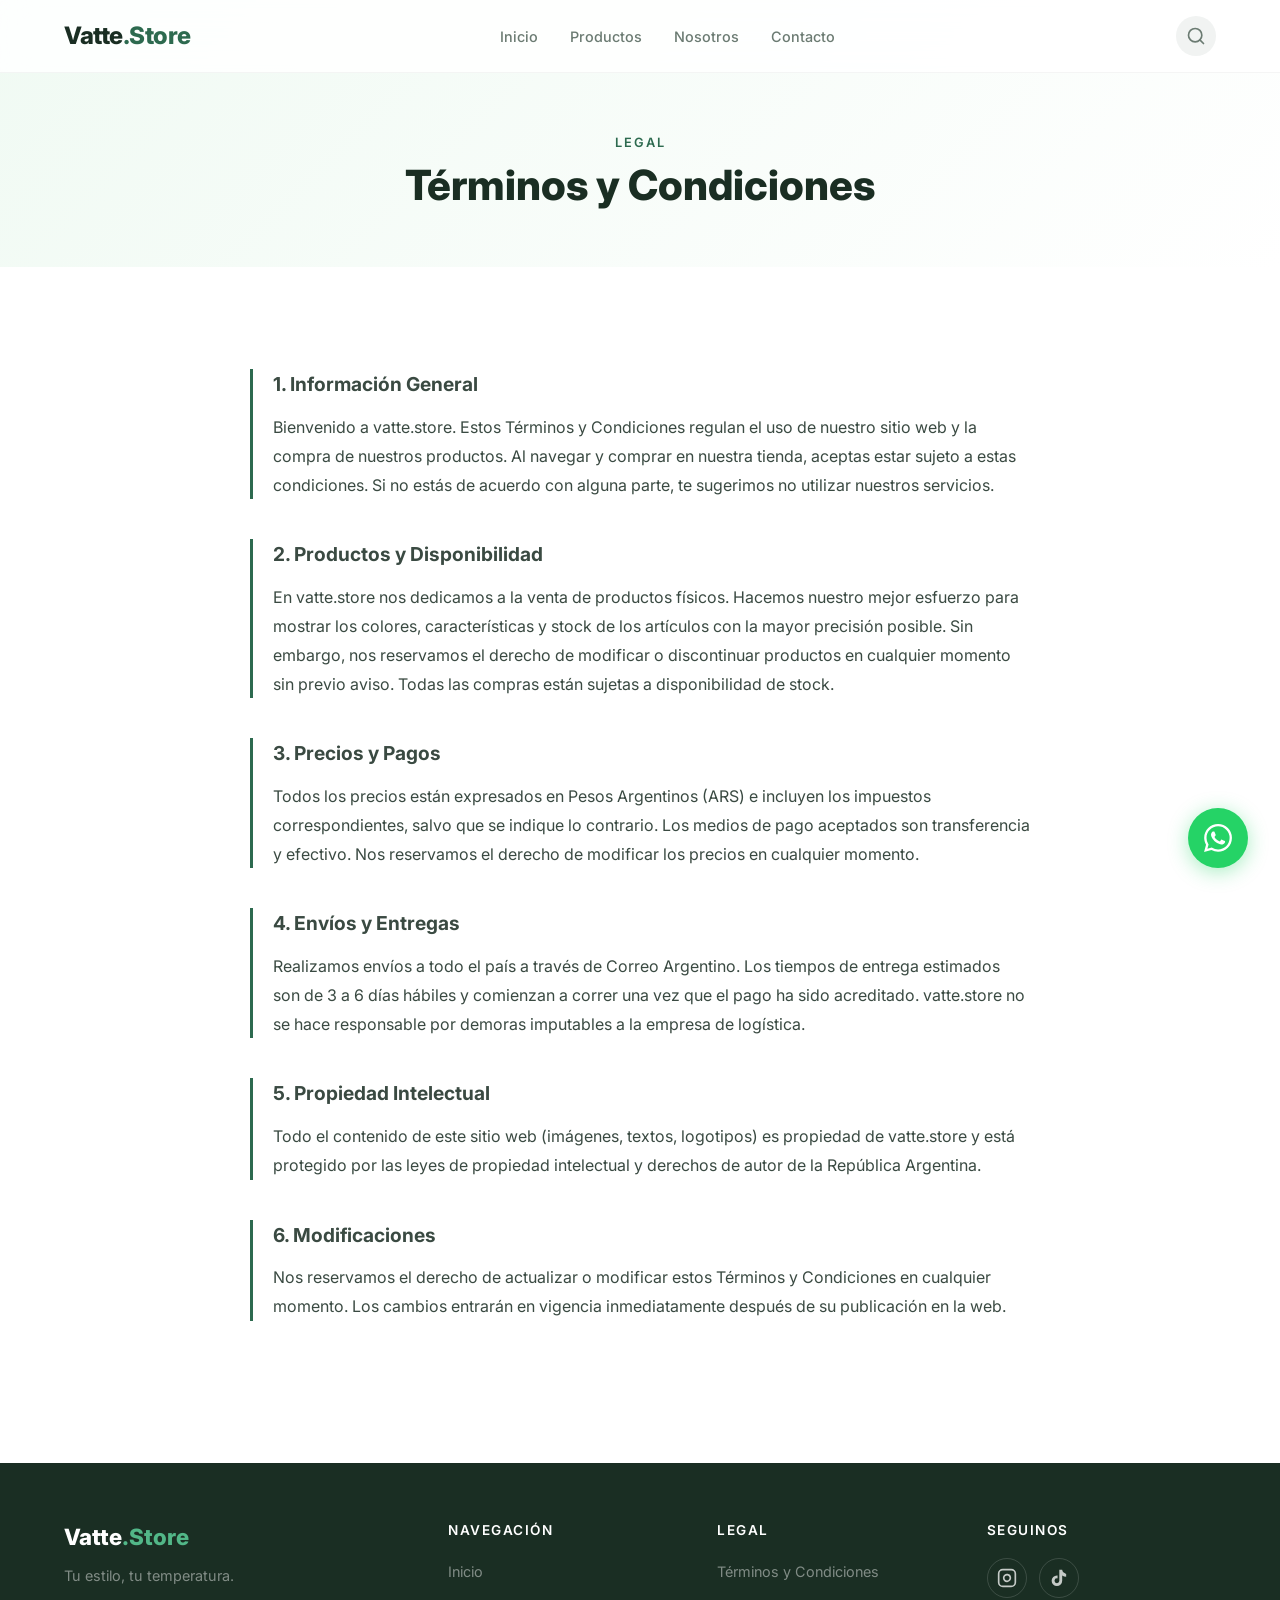
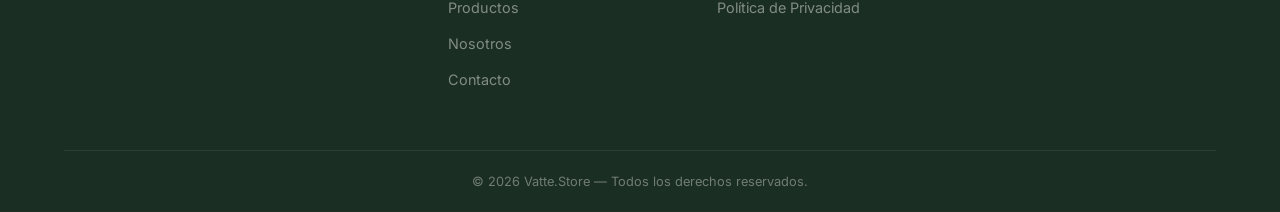
<file: terminos.html>
<!DOCTYPE html>
<html lang="es">

<head>
    <meta charset="UTF-8" />
    <meta name="viewport" content="width=device-width, initial-scale=1.0" />
    <title>Términos y Condiciones — Vatte.Store</title>
    <meta name="description"
        content="Términos y condiciones de uso de Vatte.Store. Información sobre compras, envíos, pagos y más." />
    <link rel="preconnect" href="https://fonts.googleapis.com" />
    <link rel="preconnect" href="https://fonts.gstatic.com" crossorigin />
    <link href="https://fonts.googleapis.com/css2?family=Inter:wght@300;400;500;600;700;800&display=swap"
        rel="stylesheet" />
    <link rel="stylesheet" href="styles.css" />
</head>

<body>
    <!-- ========== HEADER ========== -->
    <header class="header" id="header">
        <div class="container header__inner">
            <a href="index.html" class="header__logo">Vatte<span>.Store</span></a>
            <nav class="header__nav" id="nav">
                <ul class="header__links">
                    <li><a href="index.html" class="header__link">Inicio</a></li>
                    <li><a href="productos.html" class="header__link">Productos</a></li>
                    <li><a href="index.html#nosotros" class="header__link">Nosotros</a></li>
                    <li><a href="index.html#contacto" class="header__link">Contacto</a></li>
                </ul>
            </nav>
            <div class="header__search" id="searchWrapper">
                <input type="text" class="header__search-input" id="searchInput" placeholder="Buscar productos..."
                    aria-label="Buscar productos" />
                <button class="header__search-btn" id="searchToggle" aria-label="Buscar">
                    <svg width="20" height="20" viewBox="0 0 24 24" fill="none" stroke="currentColor" stroke-width="2"
                        stroke-linecap="round" stroke-linejoin="round">
                        <circle cx="11" cy="11" r="8" />
                        <line x1="21" y1="21" x2="16.65" y2="16.65" />
                    </svg>
                </button>
            </div>
            <button class="header__burger" id="burger" aria-label="Abrir menú">
                <span></span><span></span><span></span>
            </button>
        </div>
    </header>

    <!-- ========== PAGE HERO ========== -->
    <section class="page-hero">
        <div class="container">
            <p class="section__tag">Legal</p>
            <h1 class="section__title">Términos y Condiciones</h1>
        </div>
    </section>

    <!-- ========== CONTENIDO LEGAL ========== -->
    <section class="legal-content">
        <div class="container legal-content__inner">

            <div class="legal-block">
                <h2>1. Información General</h2>
                <p>Bienvenido a vatte.store. Estos Términos y Condiciones regulan el uso de nuestro sitio web y la
                    compra de nuestros productos. Al navegar y comprar en nuestra tienda, aceptas estar sujeto a estas
                    condiciones. Si no estás de acuerdo con alguna parte, te sugerimos no utilizar nuestros servicios.
                </p>
            </div>

            <div class="legal-block">
                <h2>2. Productos y Disponibilidad</h2>
                <p>En vatte.store nos dedicamos a la venta de productos físicos. Hacemos nuestro mejor esfuerzo para
                    mostrar los colores, características y stock de los artículos con la mayor precisión posible. Sin
                    embargo, nos reservamos el derecho de modificar o discontinuar productos en cualquier momento sin
                    previo aviso. Todas las compras están sujetas a disponibilidad de stock.</p>
            </div>

            <div class="legal-block">
                <h2>3. Precios y Pagos</h2>
                <p>Todos los precios están expresados en Pesos Argentinos (ARS) e incluyen los impuestos
                    correspondientes, salvo que se indique lo contrario. Los medios de pago aceptados son transferencia
                    y efectivo. Nos reservamos el derecho de modificar los precios en cualquier momento.</p>
            </div>

            <div class="legal-block">
                <h2>4. Envíos y Entregas</h2>
                <p>Realizamos envíos a todo el país a través de Correo Argentino. Los tiempos de entrega estimados son
                    de 3 a 6 días hábiles y comienzan a correr una vez que el pago ha sido acreditado. vatte.store no se
                    hace responsable por demoras imputables a la empresa de logística.</p>
            </div>

            <div class="legal-block">
                <h2>5. Propiedad Intelectual</h2>
                <p>Todo el contenido de este sitio web (imágenes, textos, logotipos) es propiedad de vatte.store y está
                    protegido por las leyes de propiedad intelectual y derechos de autor de la República Argentina.</p>
            </div>

            <div class="legal-block">
                <h2>6. Modificaciones</h2>
                <p>Nos reservamos el derecho de actualizar o modificar estos Términos y Condiciones en cualquier
                    momento. Los cambios entrarán en vigencia inmediatamente después de su publicación en la web.</p>
            </div>

        </div>
    </section>

    <!-- ========== FOOTER ========== -->
    <footer class="footer">
        <div class="container footer__inner">
            <div class="footer__brand">
                <a href="index.html" class="footer__logo">Vatte<span>.Store</span></a>
                <p class="footer__tagline">Tu estilo, tu temperatura.</p>
            </div>
            <div class="footer__links">
                <h4>Navegación</h4>
                <ul>
                    <li><a href="index.html">Inicio</a></li>
                    <li><a href="productos.html">Productos</a></li>
                    <li><a href="index.html#nosotros">Nosotros</a></li>
                    <li><a href="index.html#contacto">Contacto</a></li>
                </ul>
            </div>
            <div class="footer__links">
                <h4>Legal</h4>
                <ul>
                    <li><a href="terminos.html">Términos y Condiciones</a></li>
                    <li><a href="privacidad.html">Política de Privacidad</a></li>
                </ul>
            </div>
            <div class="footer__social">
                <h4>Seguinos</h4>
                <div class="footer__social-icons">
                    <a href="https://www.instagram.com/vatte.store/" aria-label="Instagram" class="footer__social-link">
                        <svg width="20" height="20" viewBox="0 0 24 24" fill="none" stroke="currentColor"
                            stroke-width="2">
                            <rect x="2" y="2" width="20" height="20" rx="5" ry="5" />
                            <path d="M16 11.37A4 4 0 1 1 12.63 8 4 4 0 0 1 16 11.37z" />
                            <line x1="17.5" y1="6.5" x2="17.51" y2="6.5" />
                        </svg>
                    </a>
                    <a href="#" aria-label="TikTok" class="footer__social-link">
                        <svg width="20" height="20" viewBox="0 0 24 24" fill="currentColor">
                            <path
                                d="M19.59 6.69a4.83 4.83 0 01-3.77-4.25V2h-3.45v13.67a2.89 2.89 0 01-2.88 2.5 2.89 2.89 0 01-2.89-2.89 2.89 2.89 0 012.89-2.89c.28 0 .54.04.79.1v-3.5a6.37 6.37 0 00-.79-.05A6.34 6.34 0 003.15 15.2a6.34 6.34 0 006.34 6.34 6.34 6.34 0 006.34-6.34V9.11a8.16 8.16 0 004.76 1.52v-3.4a4.85 4.85 0 01-1-.54z" />
                        </svg>
                    </a>
                </div>
            </div>
        </div>
        <div class="footer__bottom">
            <div class="container">
                <p>&copy; 2026 Vatte.Store — Todos los derechos reservados.</p>
            </div>
        </div>
    </footer>

    <!-- WhatsApp floating button -->
    <a href="https://wa.me/5491160320523?text=Hola!%20Quiero%20consultar%20por%20productos%20de%20Vatte.Store"
        class="whatsapp-float" target="_blank" rel="noopener" aria-label="Contactar por WhatsApp">
        <svg width="28" height="28" viewBox="0 0 24 24" fill="currentColor">
            <path
                d="M17.472 14.382c-.297-.149-1.758-.867-2.03-.967-.273-.099-.471-.148-.67.15-.197.297-.767.966-.94 1.164-.173.199-.347.223-.644.075-.297-.15-1.255-.463-2.39-1.475-.883-.788-1.48-1.761-1.653-2.059-.173-.297-.018-.458.13-.606.134-.133.298-.347.446-.52.149-.174.198-.298.298-.497.099-.198.05-.371-.025-.52-.075-.149-.669-1.612-.916-2.207-.242-.579-.487-.5-.669-.51-.173-.008-.371-.01-.57-.01-.198 0-.52.074-.792.372-.272.297-1.04 1.016-1.04 2.479 0 1.462 1.065 2.875 1.213 3.074.149.198 2.096 3.2 5.077 4.487.709.306 1.262.489 1.694.625.712.227 1.36.195 1.871.118.571-.085 1.758-.719 2.006-1.413.248-.694.248-1.289.173-1.413-.074-.124-.272-.198-.57-.347m-5.421 7.403h-.004a9.87 9.87 0 01-5.031-1.378l-.361-.214-3.741.982.998-3.648-.235-.374a9.86 9.86 0 01-1.51-5.26c.001-5.45 4.436-9.884 9.888-9.884 2.64 0 5.122 1.03 6.988 2.898a9.825 9.825 0 012.893 6.994c-.003 5.45-4.437 9.884-9.885 9.884m8.413-18.297A11.815 11.815 0 0012.05 0C5.495 0 .16 5.335.157 11.892c0 2.096.547 4.142 1.588 5.945L.057 24l6.305-1.654a11.882 11.882 0 005.683 1.448h.005c6.554 0 11.89-5.335 11.893-11.893a11.821 11.821 0 00-3.48-8.413z" />
        </svg>
    </a>

    <script src="script.js"></script>
</body>

</html>
</file>
<file: styles.css>
/* ========================================
   VATTE.STORE — Design System & Styles
   ======================================== */

/* ---------- CSS Custom Properties ---------- */
:root {
    /* Greens */
    --clr-primary: #2d6a4f;
    --clr-primary-light: #40916c;
    --clr-primary-lighter: #52b788;
    --clr-primary-pale: #d8f3dc;
    --clr-primary-ghost: #f0faf3;

    /* Neutrals */
    --clr-white: #ffffff;
    --clr-off-white: #f8faf9;
    --clr-gray-100: #f1f3f2;
    --clr-gray-200: #e0e4e2;
    --clr-gray-300: #c5cac7;
    --clr-gray-500: #6b7b72;
    --clr-gray-700: #3a4a42;
    --clr-gray-900: #1a2e23;

    /* WhatsApp */
    --clr-whatsapp: #25d366;
    --clr-whatsapp-dark: #128c7e;

    /* Accents */
    --clr-badge-hot: #ff6b35;
    --clr-badge-new: #0077b6;
    --clr-badge-tech: #7209b7;

    /* Shadows */
    --shadow-sm: 0 1px 3px rgba(0, 0, 0, .06), 0 1px 2px rgba(0, 0, 0, .04);
    --shadow-md: 0 4px 14px rgba(0, 0, 0, .07);
    --shadow-lg: 0 10px 40px rgba(0, 0, 0, .08);
    --shadow-xl: 0 20px 60px rgba(0, 0, 0, .1);

    /* Typography */
    --font: 'Inter', -apple-system, BlinkMacSystemFont, 'Segoe UI', sans-serif;

    /* Spacing */
    --section-py: clamp(4rem, 8vw, 7rem);

    /* Transitions */
    --transition: .3s cubic-bezier(.4, 0, .2, 1);

    /* Radii */
    --radius-sm: 8px;
    --radius-md: 14px;
    --radius-lg: 20px;
    --radius-xl: 28px;
}

/* ---------- Reset ---------- */
*,
*::before,
*::after {
    margin: 0;
    padding: 0;
    box-sizing: border-box;
}

html {
    scroll-behavior: smooth;
    scroll-padding-top: 80px;
}

body {
    font-family: var(--font);
    color: var(--clr-gray-700);
    background: var(--clr-white);
    line-height: 1.65;
    -webkit-font-smoothing: antialiased;
    overflow-x: hidden;
}

img {
    display: block;
    max-width: 100%;
    height: auto;
}

a {
    text-decoration: none;
    color: inherit;
}

ul {
    list-style: none;
}

/* ---------- Container ---------- */
.container {
    width: 90%;
    max-width: 1200px;
    margin: 0 auto;
}

/* ---------- Section Headings ---------- */
.section__tag {
    display: inline-block;
    font-size: .8rem;
    font-weight: 600;
    letter-spacing: 2px;
    text-transform: uppercase;
    color: var(--clr-primary);
    margin-bottom: .5rem;
}

.section__title {
    font-size: clamp(1.8rem, 4vw, 2.6rem);
    font-weight: 800;
    color: var(--clr-gray-900);
    text-align: center;
    margin-bottom: .75rem;
    line-height: 1.2;
}

.section__title--left {
    text-align: left;
}

.section__subtitle {
    text-align: center;
    max-width: 560px;
    margin: 0 auto 3rem;
    color: var(--clr-gray-500);
    font-size: 1.05rem;
}

/* ---------- Buttons ---------- */
.btn {
    display: inline-flex;
    align-items: center;
    gap: .5rem;
    padding: .85rem 2rem;
    font-family: var(--font);
    font-size: .95rem;
    font-weight: 600;
    border-radius: var(--radius-xl);
    border: none;
    cursor: pointer;
    transition: var(--transition);
    white-space: nowrap;
}

.btn--primary {
    background: var(--clr-primary);
    color: var(--clr-white);
    box-shadow: 0 4px 20px rgba(45, 106, 79, .35);
}

.btn--primary:hover {
    background: var(--clr-primary-light);
    box-shadow: 0 6px 28px rgba(45, 106, 79, .45);
    transform: translateY(-2px);
}

.btn--outline {
    background: transparent;
    color: var(--clr-primary);
    border: 2px solid var(--clr-primary-lighter);
}

.btn--outline:hover {
    background: var(--clr-primary);
    color: var(--clr-white);
    border-color: var(--clr-primary);
    transform: translateY(-2px);
}

.btn--sm {
    padding: .6rem 1.4rem;
    font-size: .85rem;
}

.btn--whatsapp {
    background: var(--clr-whatsapp);
    color: var(--clr-white);
    padding: 1rem 2.5rem;
    font-size: 1.05rem;
    box-shadow: 0 4px 20px rgba(37, 211, 102, .35);
}

.btn--whatsapp:hover {
    background: var(--clr-whatsapp-dark);
    box-shadow: 0 6px 28px rgba(37, 211, 102, .45);
    transform: translateY(-2px) scale(1.02);
}

/* ==========================================
   HEADER
   ========================================== */
.header {
    position: fixed;
    top: 0;
    left: 0;
    width: 100%;
    z-index: 1000;
    background: rgba(255, 255, 255, .85);
    backdrop-filter: blur(16px);
    -webkit-backdrop-filter: blur(16px);
    border-bottom: 1px solid rgba(0, 0, 0, .04);
    transition: var(--transition);
}

.header--scrolled {
    box-shadow: var(--shadow-md);
}

.header__inner {
    display: flex;
    align-items: center;
    justify-content: space-between;
    height: 72px;
    gap: 1.5rem;
}

.header__logo {
    font-size: 1.5rem;
    font-weight: 800;
    color: var(--clr-gray-900);
    letter-spacing: -.5px;
    flex-shrink: 0;
}

.header__logo span {
    color: var(--clr-primary);
}

.header__nav {
    display: flex;
}

.header__links {
    display: flex;
    gap: 2rem;
}

.header__link {
    font-size: .9rem;
    font-weight: 500;
    color: var(--clr-gray-500);
    position: relative;
    padding: .25rem 0;
    transition: var(--transition);
}

.header__link::after {
    content: '';
    position: absolute;
    bottom: -2px;
    left: 0;
    width: 0;
    height: 2px;
    background: var(--clr-primary);
    border-radius: 2px;
    transition: var(--transition);
}

.header__link:hover,
.header__link.active {
    color: var(--clr-primary);
}

.header__link:hover::after,
.header__link.active::after {
    width: 100%;
}

.header__search {
    position: relative;
    display: flex;
    align-items: center;
}

.header__search-input {
    border: none;
    outline: none;
    background: var(--clr-gray-100);
    font-family: var(--font);
    font-size: .85rem;
    padding: .6rem 1rem;
    width: 0;
    opacity: 0;
    border-radius: var(--radius-xl);
    transition: width .35s cubic-bezier(.4, 0, .2, 1), opacity .25s ease, padding .35s ease;
    color: var(--clr-gray-700);
    pointer-events: none;
}

.header__search.open .header__search-input {
    width: 220px;
    opacity: 1;
    pointer-events: auto;
    border: 1px solid var(--clr-gray-200);
    box-shadow: var(--shadow-sm);
    padding: .6rem 1rem;
}

.header__search-btn {
    background: var(--clr-gray-100);
    border: none;
    cursor: pointer;
    display: flex;
    align-items: center;
    justify-content: center;
    width: 40px;
    height: 40px;
    border-radius: 50%;
    color: var(--clr-gray-500);
    transition: var(--transition);
    flex-shrink: 0;
}

.header__search-btn:hover {
    color: var(--clr-primary);
    background: var(--clr-primary-pale);
}

/* Burger */
.header__burger {
    display: none;
    flex-direction: column;
    gap: 5px;
    background: none;
    border: none;
    cursor: pointer;
    padding: .5rem;
    z-index: 1001;
}

.header__burger span {
    display: block;
    width: 22px;
    height: 2px;
    background: var(--clr-gray-900);
    border-radius: 2px;
    transition: var(--transition);
}

.header__burger.active span:nth-child(1) {
    transform: rotate(45deg) translate(5px, 5px);
}

.header__burger.active span:nth-child(2) {
    opacity: 0;
}

.header__burger.active span:nth-child(3) {
    transform: rotate(-45deg) translate(5px, -5px);
}

/* ==========================================
   HERO
   ========================================== */
.hero {
    position: relative;
    min-height: 100vh;
    display: flex;
    align-items: center;
    justify-content: center;
    overflow: hidden;
}

.hero__bg {
    position: absolute;
    inset: 0;
    z-index: 0;
}

.hero__bg img {
    width: 100%;
    height: 100%;
    object-fit: cover;
    filter: brightness(.55) saturate(1.1);
}

.hero__overlay {
    position: absolute;
    inset: 0;
    background: linear-gradient(180deg,
            rgba(26, 46, 35, .6) 0%,
            rgba(45, 106, 79, .4) 50%,
            rgba(26, 46, 35, .7) 100%);
    z-index: 1;
}

.hero__content {
    position: relative;
    z-index: 2;
    text-align: center;
    color: var(--clr-white);
    padding: 2rem;
}

.hero__tag {
    font-size: .85rem;
    font-weight: 500;
    letter-spacing: 3px;
    text-transform: uppercase;
    margin-bottom: 1rem;
    opacity: .85;
}

.hero__title {
    font-size: clamp(3rem, 8vw, 5.5rem);
    font-weight: 800;
    line-height: 1;
    margin-bottom: 1rem;
    letter-spacing: -2px;
}

.hero__title span {
    color: var(--clr-primary-lighter);
}

.hero__subtitle {
    font-size: clamp(1rem, 2vw, 1.25rem);
    max-width: 550px;
    margin: 0 auto 2.5rem;
    opacity: .9;
    font-weight: 300;
    line-height: 1.6;
}

.hero__cta {
    font-size: 1rem;
}

.hero__scroll-indicator {
    position: absolute;
    bottom: 2rem;
    left: 50%;
    transform: translateX(-50%);
    z-index: 2;
    color: rgba(255, 255, 255, .6);
    animation: bounce 2s infinite;
}

@keyframes bounce {

    0%,
    100% {
        transform: translateX(-50%) translateY(0);
    }

    50% {
        transform: translateX(-50%) translateY(10px);
    }
}

/* ==========================================
   PRODUCTS
   ========================================== */
.products {
    padding: var(--section-py) 0;
    background: var(--clr-off-white);
}

.products__grid {
    display: grid;
    grid-template-columns: repeat(auto-fit, minmax(260px, 1fr));
    gap: 1.75rem;
}

.product-card {
    background: var(--clr-white);
    border-radius: var(--radius-lg);
    overflow: hidden;
    box-shadow: var(--shadow-sm);
    transition: var(--transition);
    display: flex;
    flex-direction: column;
}

.product-card:hover {
    box-shadow: var(--shadow-xl);
    transform: translateY(-6px);
}

.product-card__img-wrapper {
    position: relative;
    padding: 1.5rem;
    background: linear-gradient(135deg, var(--clr-primary-ghost), var(--clr-gray-100));
    display: flex;
    align-items: center;
    justify-content: center;
    min-height: 240px;
    overflow: hidden;
}

.product-card__img-wrapper img {
    max-height: 200px;
    object-fit: contain;
    transition: var(--transition);
}

.product-card:hover .product-card__img-wrapper img {
    transform: scale(1.08);
}

.product-card__badge {
    position: absolute;
    top: 1rem;
    right: 1rem;
    padding: .3rem .75rem;
    font-size: .7rem;
    font-weight: 700;
    text-transform: uppercase;
    letter-spacing: 1px;
    border-radius: var(--radius-xl);
    background: var(--clr-primary);
    color: var(--clr-white);
}

.badge--new {
    background: var(--clr-badge-new);
}

.badge--hot {
    background: var(--clr-badge-hot);
}

.badge--tech {
    background: var(--clr-badge-tech);
}

.product-card__body {
    padding: 1.5rem;
    flex: 1;
    display: flex;
    flex-direction: column;
}

.product-card__title {
    font-size: 1.1rem;
    font-weight: 700;
    color: var(--clr-gray-900);
    margin-bottom: .5rem;
}

.product-card__desc {
    font-size: .9rem;
    color: var(--clr-gray-500);
    line-height: 1.6;
    flex: 1;
    margin-bottom: 1.25rem;
}

.product-card__price {
    font-size: 1.35rem;
    font-weight: 800;
    color: var(--clr-primary);
    margin-bottom: 1rem;
}

.product-card__price .product-card__price-currency {
    font-size: .85rem;
    font-weight: 600;
}

.product-card__footer {
    display: flex;
    align-items: center;
    justify-content: space-between;
}

/* "Ver más productos" CTA */
.products__cta-wrapper {
    text-align: center;
    margin-top: 2.5rem;
}

.products__see-more {
    font-size: 1rem;
}

/* ==========================================
   PAGE HERO (for inner pages like productos)
   ========================================== */
.page-hero {
    padding: 8rem 0 3rem;
    background: linear-gradient(135deg, var(--clr-primary-ghost) 0%, var(--clr-white) 100%);
    text-align: center;
}

.page-hero .section__title {
    margin-bottom: .5rem;
}

/* ==========================================
   LEGAL CONTENT (terms, privacy)
   ========================================== */
.legal-content {
    padding: var(--section-py) 0;
    background: var(--clr-white);
}

.legal-content__inner {
    max-width: 780px;
    margin: 0 auto;
}

.legal-block {
    margin-bottom: 2.5rem;
    padding-left: 1.25rem;
    border-left: 3px solid var(--clr-primary);
}

.legal-block h2 {
    font-size: 1.2rem;
    font-weight: 700;
    color: var(--clr-gray-800);
    margin-bottom: .75rem;
}

.legal-block p {
    color: var(--clr-gray-600);
    line-height: 1.8;
    margin-bottom: .5rem;
}

.legal-block ul {
    list-style: disc;
    padding-left: 1.5rem;
    margin-top: .5rem;
}

.legal-block ul li {
    color: var(--clr-gray-600);
    line-height: 1.8;
    margin-bottom: .35rem;
}

.legal-block a {
    color: var(--clr-primary);
    text-decoration: underline;
}

/* ==========================================
   CATALOG (full product list)
   ========================================== */
.catalog {
    padding: var(--section-py) 0;
    background: var(--clr-white);
}

.catalog__grid {
    display: grid;
    grid-template-columns: repeat(auto-fill, minmax(260px, 1fr));
    gap: 1.75rem;
}

/* Search filter hidden state */
.product-card--hidden {
    display: none !important;
}

.search-results-msg {
    text-align: center;
    color: var(--clr-gray-500);
    font-size: 1rem;
    margin-bottom: 2rem;
    padding: 1rem;
    background: var(--clr-primary-ghost);
    border-radius: var(--radius-md);
}

/* ==========================================
   ABOUT
   ========================================== */
.about {
    padding: var(--section-py) 0;
    background: var(--clr-white);
}

.about__inner {
    display: grid;
    grid-template-columns: 1fr 1fr;
    gap: 4rem;
    align-items: center;
}

.about__image {
    position: relative;
}

.about__image img {
    border-radius: var(--radius-lg);
    box-shadow: var(--shadow-lg);
    width: 100%;
    aspect-ratio: 4/5;
    object-fit: cover;
}

.about__image-accent {
    position: absolute;
    bottom: -1.5rem;
    right: -1.5rem;
    width: 60%;
    height: 60%;
    background: var(--clr-primary-pale);
    border-radius: var(--radius-lg);
    z-index: -1;
}

.about__description {
    font-size: 1.05rem;
    color: var(--clr-gray-500);
    line-height: 1.8;
    margin-bottom: 2rem;
}

.about__features {
    display: flex;
    flex-direction: column;
    gap: 1.25rem;
}

.about__features li {
    display: flex;
    align-items: flex-start;
    gap: 1rem;
}

.about__feature-icon {
    width: 48px;
    height: 48px;
    min-width: 48px;
    display: flex;
    align-items: center;
    justify-content: center;
    border-radius: 12px;
    background: var(--clr-primary-pale);
    color: var(--clr-primary);
}

.about__features strong {
    display: block;
    color: var(--clr-gray-900);
    font-weight: 600;
    margin-bottom: .15rem;
}

.about__features span {
    font-size: .88rem;
    color: var(--clr-gray-500);
}

/* ==========================================
   TESTIMONIALS
   ========================================== */
.testimonials {
    padding: var(--section-py) 0;
    background: var(--clr-primary-ghost);
}

.testimonials__carousel {
    position: relative;
    overflow: hidden;
    margin-top: 1rem;
}

.testimonials__track {
    display: flex;
    transition: transform .5s cubic-bezier(.4, 0, .2, 1);
}

.testimonial-card {
    min-width: 100%;
    padding: 2.5rem;
    background: var(--clr-white);
    border-radius: var(--radius-lg);
    box-shadow: var(--shadow-md);
    margin: 0 .75rem;
    box-sizing: border-box;
}

.testimonial-card__stars {
    color: #f5a623;
    font-size: 1.1rem;
    margin-bottom: 1rem;
    letter-spacing: 2px;
}

.testimonial-card__text {
    font-size: 1.05rem;
    line-height: 1.7;
    color: var(--clr-gray-700);
    font-style: italic;
    margin-bottom: 1.5rem;
    position: relative;
}

.testimonial-card__text::before {
    content: '"';
    position: absolute;
    top: -1.5rem;
    left: -.5rem;
    font-size: 4rem;
    color: var(--clr-primary-pale);
    font-family: Georgia, serif;
    line-height: 1;
}

.testimonial-card__author {
    display: flex;
    align-items: center;
    gap: .75rem;
}

.testimonial-card__avatar {
    width: 44px;
    height: 44px;
    border-radius: 50%;
    background: linear-gradient(135deg, var(--clr-primary), var(--clr-primary-lighter));
    color: var(--clr-white);
    display: flex;
    align-items: center;
    justify-content: center;
    font-weight: 700;
    font-size: .85rem;
}

.testimonial-card__author strong {
    display: block;
    color: var(--clr-gray-900);
    font-size: .95rem;
}

.testimonial-card__author span {
    font-size: .8rem;
    color: var(--clr-gray-500);
}

.testimonials__controls {
    display: flex;
    align-items: center;
    justify-content: center;
    gap: 1rem;
    margin-top: 1.5rem;
}

.testimonials__arrow {
    width: 40px;
    height: 40px;
    border-radius: 50%;
    border: 2px solid var(--clr-gray-200);
    background: var(--clr-white);
    display: flex;
    align-items: center;
    justify-content: center;
    cursor: pointer;
    color: var(--clr-gray-500);
    transition: var(--transition);
}

.testimonials__arrow:hover {
    border-color: var(--clr-primary);
    color: var(--clr-primary);
    box-shadow: var(--shadow-sm);
}

.testimonials__dots {
    display: flex;
    gap: .5rem;
}

.testimonials__dot {
    width: 10px;
    height: 10px;
    border-radius: 50%;
    background: var(--clr-gray-200);
    cursor: pointer;
    transition: var(--transition);
}

.testimonials__dot.active {
    background: var(--clr-primary);
    width: 28px;
    border-radius: 5px;
}

/* ==========================================
   CONTACT
   ========================================== */
.contact {
    padding: var(--section-py) 0;
    background: var(--clr-white);
}

.contact__inner {
    display: flex;
    align-items: center;
    justify-content: space-between;
    gap: 3rem;
    padding: 3rem 3.5rem;
    background: linear-gradient(135deg, var(--clr-primary-ghost), var(--clr-primary-pale));
    border-radius: var(--radius-xl);
    border: 1px solid rgba(45, 106, 79, .1);
}

.contact__desc {
    color: var(--clr-gray-500);
    margin-top: .75rem;
    max-width: 480px;
    font-size: 1rem;
}

/* ==========================================
   FOOTER
   ========================================== */
.footer {
    background: var(--clr-gray-900);
    color: var(--clr-gray-300);
    padding-top: 3.5rem;
}

.footer__inner {
    display: grid;
    grid-template-columns: 1.5fr 1fr 1fr 1fr;
    gap: 2.5rem;
    padding-bottom: 3rem;
    border-bottom: 1px solid rgba(255, 255, 255, .08);
}

.footer__logo {
    font-size: 1.4rem;
    font-weight: 800;
    color: var(--clr-white);
}

.footer__logo span {
    color: var(--clr-primary-lighter);
}

.footer__tagline {
    margin-top: .5rem;
    font-size: .9rem;
    opacity: .6;
}

.footer__links h4 {
    color: var(--clr-white);
    font-size: .85rem;
    font-weight: 600;
    text-transform: uppercase;
    letter-spacing: 1.5px;
    margin-bottom: 1rem;
}

.footer__links li {
    margin-bottom: .6rem;
}

.footer__links a {
    font-size: .9rem;
    opacity: .6;
    transition: var(--transition);
}

.footer__links a:hover {
    opacity: 1;
    color: var(--clr-primary-lighter);
}

.footer__social h4 {
    color: var(--clr-white);
    font-size: .85rem;
    font-weight: 600;
    text-transform: uppercase;
    letter-spacing: 1.5px;
    margin-bottom: 1rem;
}

.footer__social-icons {
    display: flex;
    gap: .75rem;
}

.footer__social-link {
    width: 40px;
    height: 40px;
    border-radius: 50%;
    border: 1px solid rgba(255, 255, 255, .15);
    display: flex;
    align-items: center;
    justify-content: center;
    color: var(--clr-gray-300);
    transition: var(--transition);
}

.footer__social-link:hover {
    background: var(--clr-primary);
    border-color: var(--clr-primary);
    color: var(--clr-white);
    transform: translateY(-2px);
}

.footer__bottom {
    padding: 1.25rem 0;
    text-align: center;
    font-size: .8rem;
    opacity: .5;
}

/* ==========================================
   WHATSAPP FLOATING BUTTON
   ========================================== */
.whatsapp-float {
    position: fixed;
    bottom: 2rem;
    right: 2rem;
    width: 60px;
    height: 60px;
    background: var(--clr-whatsapp);
    color: var(--clr-white);
    border-radius: 50%;
    display: flex;
    align-items: center;
    justify-content: center;
    box-shadow: 0 4px 20px rgba(37, 211, 102, .4);
    z-index: 999;
    transition: var(--transition);
    animation: pulse-wa 2s infinite;
}

.whatsapp-float:hover {
    transform: scale(1.1);
    box-shadow: 0 6px 30px rgba(37, 211, 102, .55);
}

@keyframes pulse-wa {

    0%,
    100% {
        box-shadow: 0 4px 20px rgba(37, 211, 102, .4);
    }

    50% {
        box-shadow: 0 4px 30px rgba(37, 211, 102, .6), 0 0 0 12px rgba(37, 211, 102, .1);
    }
}

/* ==========================================
   SCROLL REVEAL ANIMATIONS
   ========================================== */
.reveal {
    opacity: 0;
    transform: translateY(30px);
    transition: opacity .7s cubic-bezier(.4, 0, .2, 1), transform .7s cubic-bezier(.4, 0, .2, 1);
}

.reveal.visible {
    opacity: 1;
    transform: translateY(0);
}

/* Stagger for product cards */
.product-card.reveal:nth-child(2) {
    transition-delay: .1s;
}

.product-card.reveal:nth-child(3) {
    transition-delay: .2s;
}

.product-card.reveal:nth-child(4) {
    transition-delay: .3s;
}

/* ==========================================
   RESPONSIVE
   ========================================== */

/* Tablet */
@media (max-width: 900px) {
    .about__inner {
        grid-template-columns: 1fr;
        gap: 2.5rem;
    }

    .about__image {
        max-width: 420px;
        margin: 0 auto;
    }

    .about__text .section__title {
        text-align: center;
    }

    .about__description {
        text-align: center;
    }

    .contact__inner {
        flex-direction: column;
        text-align: center;
        padding: 2.5rem 2rem;
    }

    .contact__text .section__title {
        text-align: center;
    }

    .contact__desc {
        margin: .75rem auto 0;
    }

    .footer__inner {
        grid-template-columns: 1fr 1fr;
        gap: 2rem;
    }
}

/* Mobile */
@media (max-width: 640px) {
    .header__nav {
        position: fixed;
        top: 0;
        right: -100%;
        width: 75%;
        max-width: 300px;
        height: 100vh;
        background: var(--clr-white);
        box-shadow: var(--shadow-xl);
        flex-direction: column;
        padding: 5rem 2rem 2rem;
        transition: right .4s cubic-bezier(.4, 0, .2, 1);
        z-index: 1000;
    }

    .header__nav.open {
        right: 0;
    }

    .header__links {
        flex-direction: column;
        gap: 1.5rem;
    }

    .header__link {
        font-size: 1.1rem;
    }

    .header__burger {
        display: flex;
    }

    .header__search.open {
        position: fixed;
        top: 72px;
        left: 0;
        right: 0;
        background: var(--clr-white);
        border-bottom: 1px solid var(--clr-gray-200);
        box-shadow: var(--shadow-md);
        padding: .75rem 5%;
        z-index: 1002;
        display: flex;
        align-items: center;
        gap: .5rem;
    }

    .header__search.open .header__search-input {
        width: 100%;
        flex: 1;
    }

    .header__search.open .header__search-btn {
        background: var(--clr-primary-pale);
    }

    .hero__title {
        letter-spacing: -1px;
    }

    .products__grid {
        grid-template-columns: 1fr;
        max-width: 400px;
        margin: 0 auto;
    }

    .catalog__grid {
        grid-template-columns: 1fr;
        max-width: 400px;
        margin: 0 auto;
    }

    .about__image-accent {
        display: none;
    }

    .footer__inner {
        grid-template-columns: 1fr;
        text-align: center;
    }

    .footer__social-icons {
        justify-content: center;
    }

    .testimonial-card {
        padding: 1.75rem;
        margin: 0 .25rem;
    }
}

/* Overlay for mobile menu */
.nav-overlay {
    position: fixed;
    inset: 0;
    background: rgba(0, 0, 0, .4);
    z-index: 999;
    opacity: 0;
    visibility: hidden;
    transition: var(--transition);
}

.nav-overlay.active {
    opacity: 1;
    visibility: visible;
}
</file>
